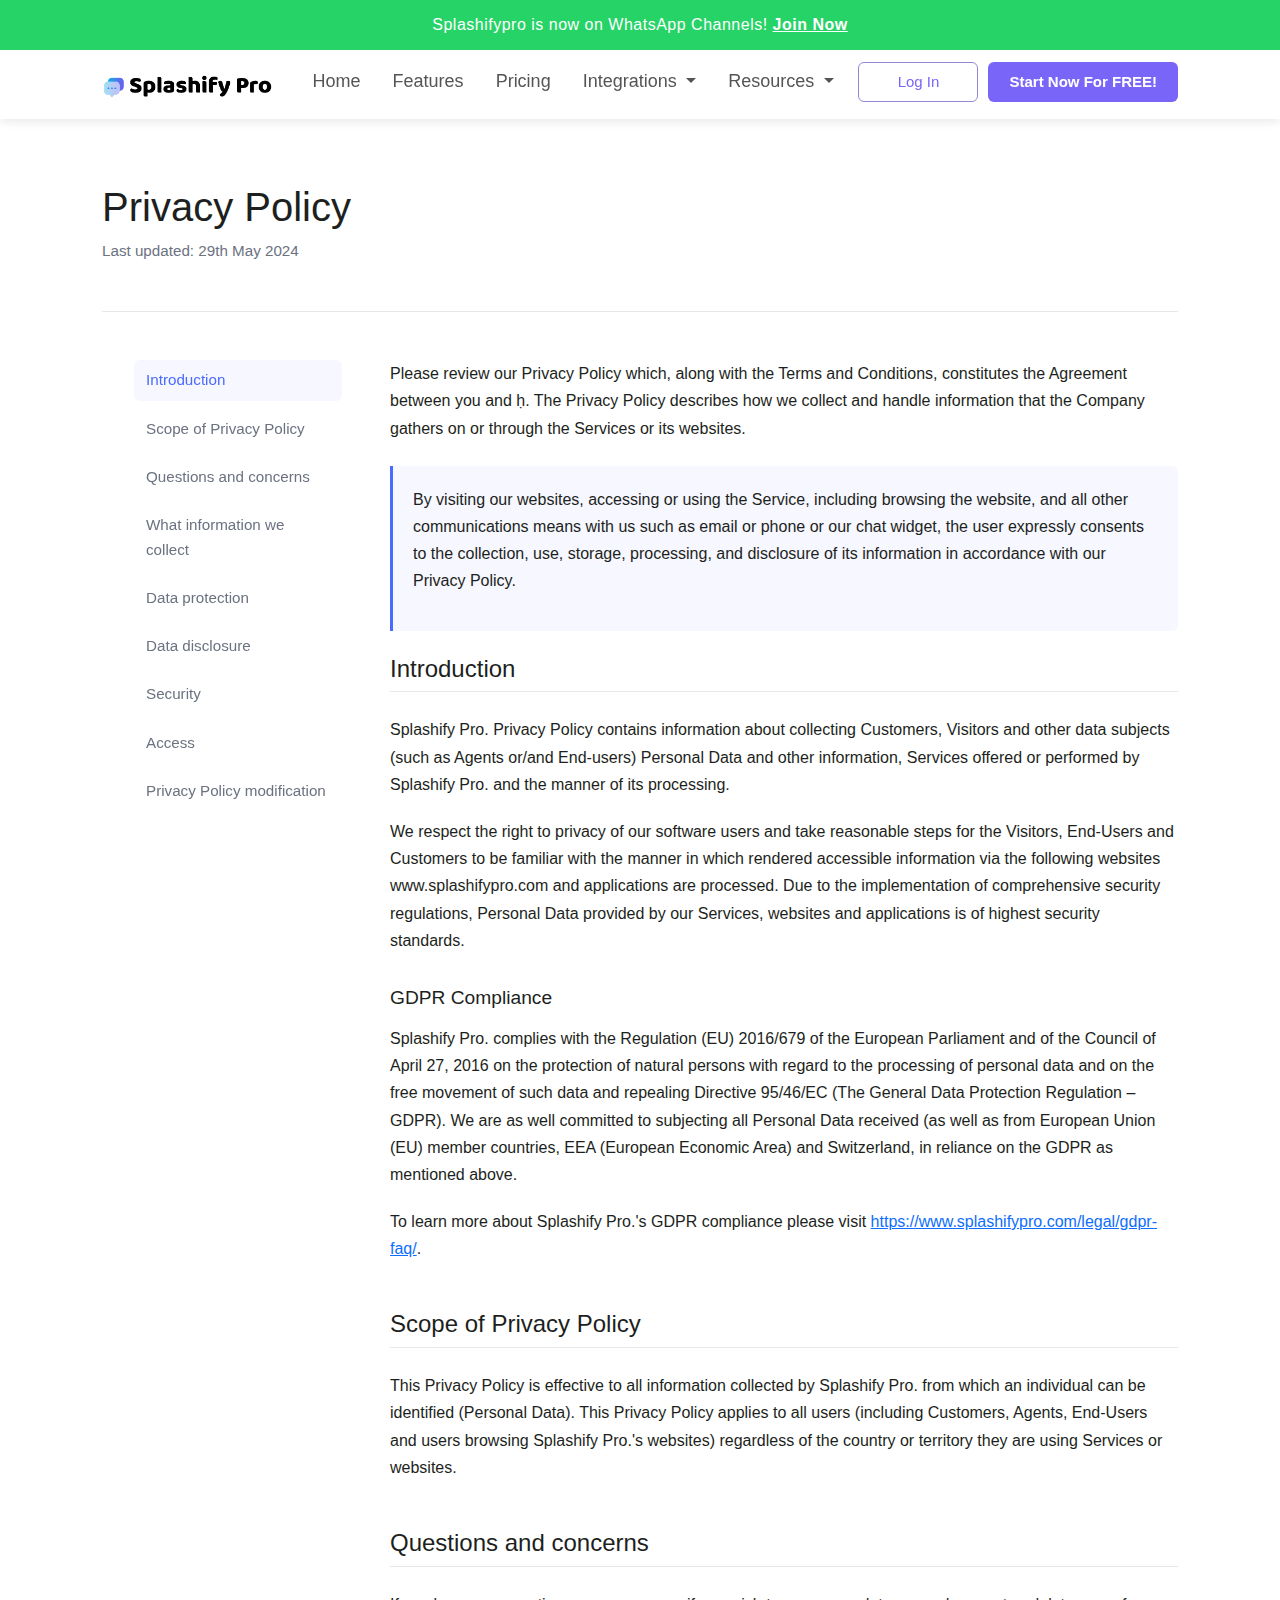
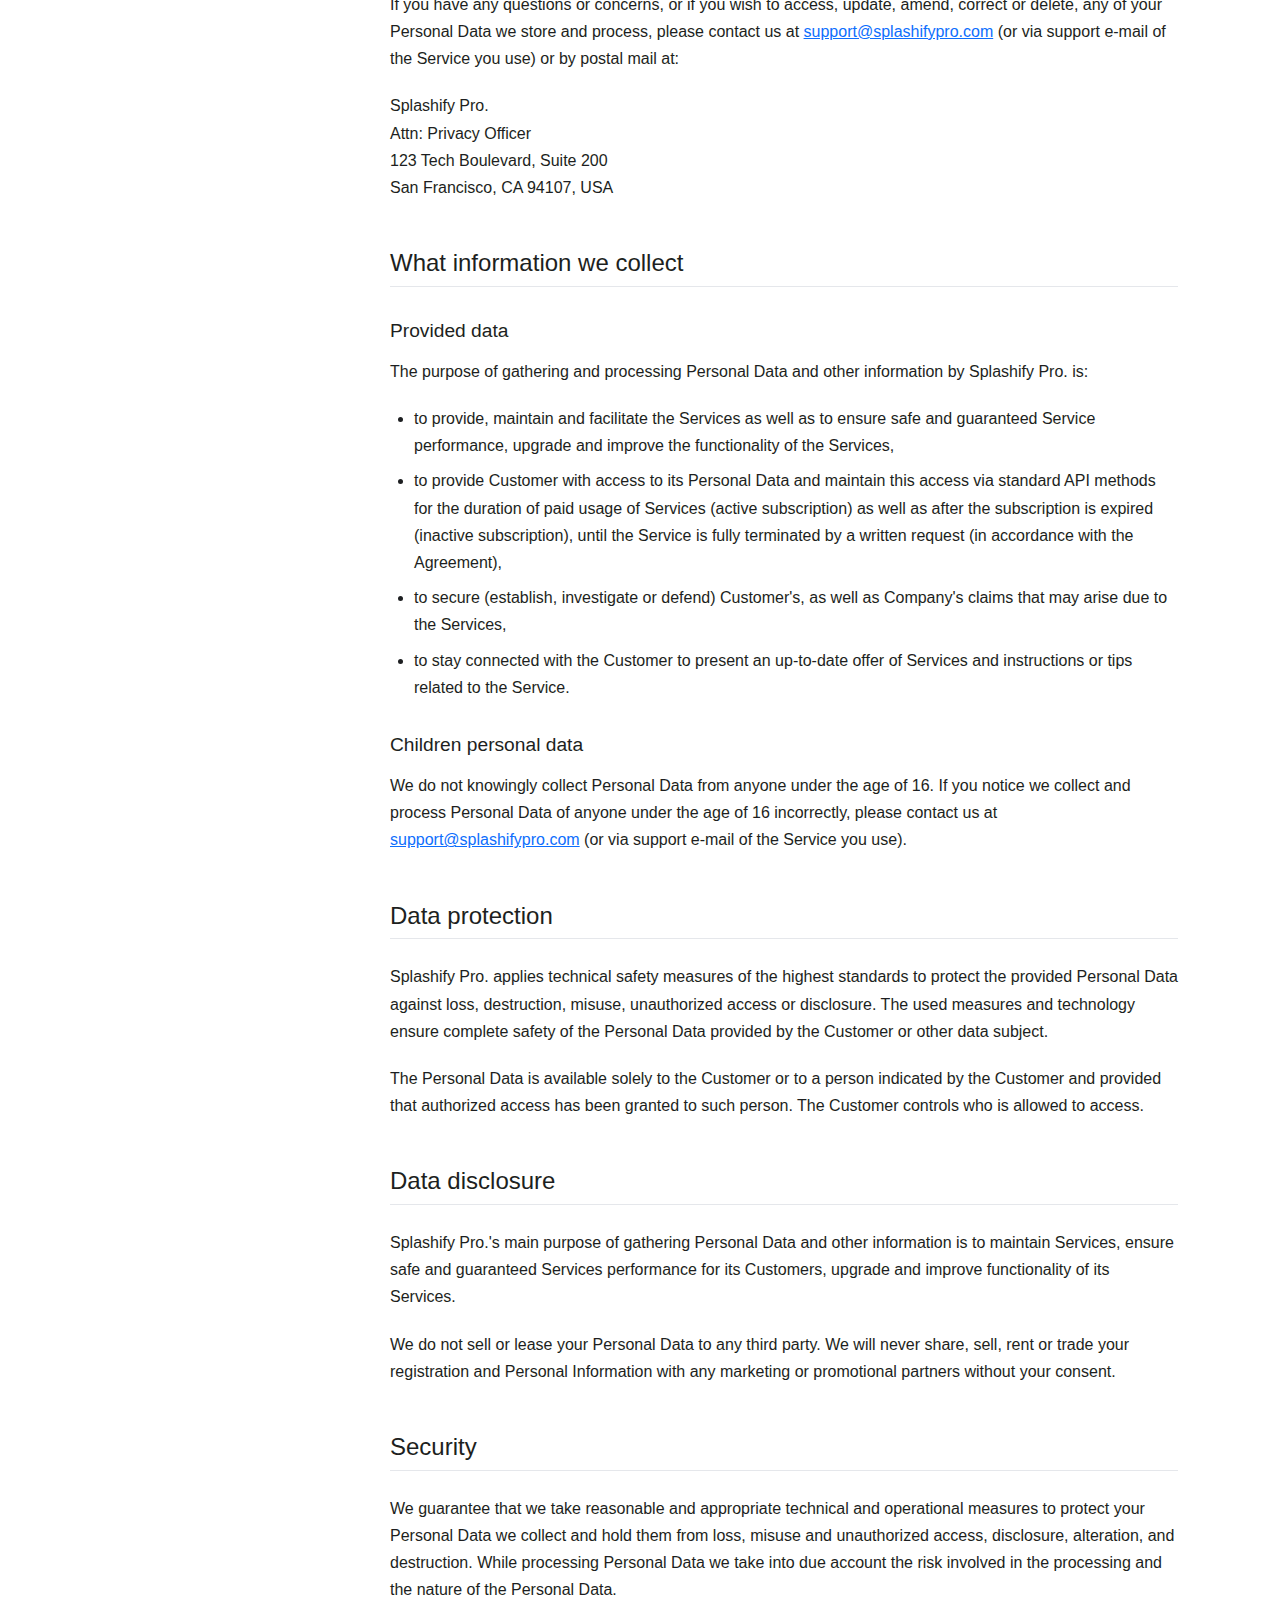
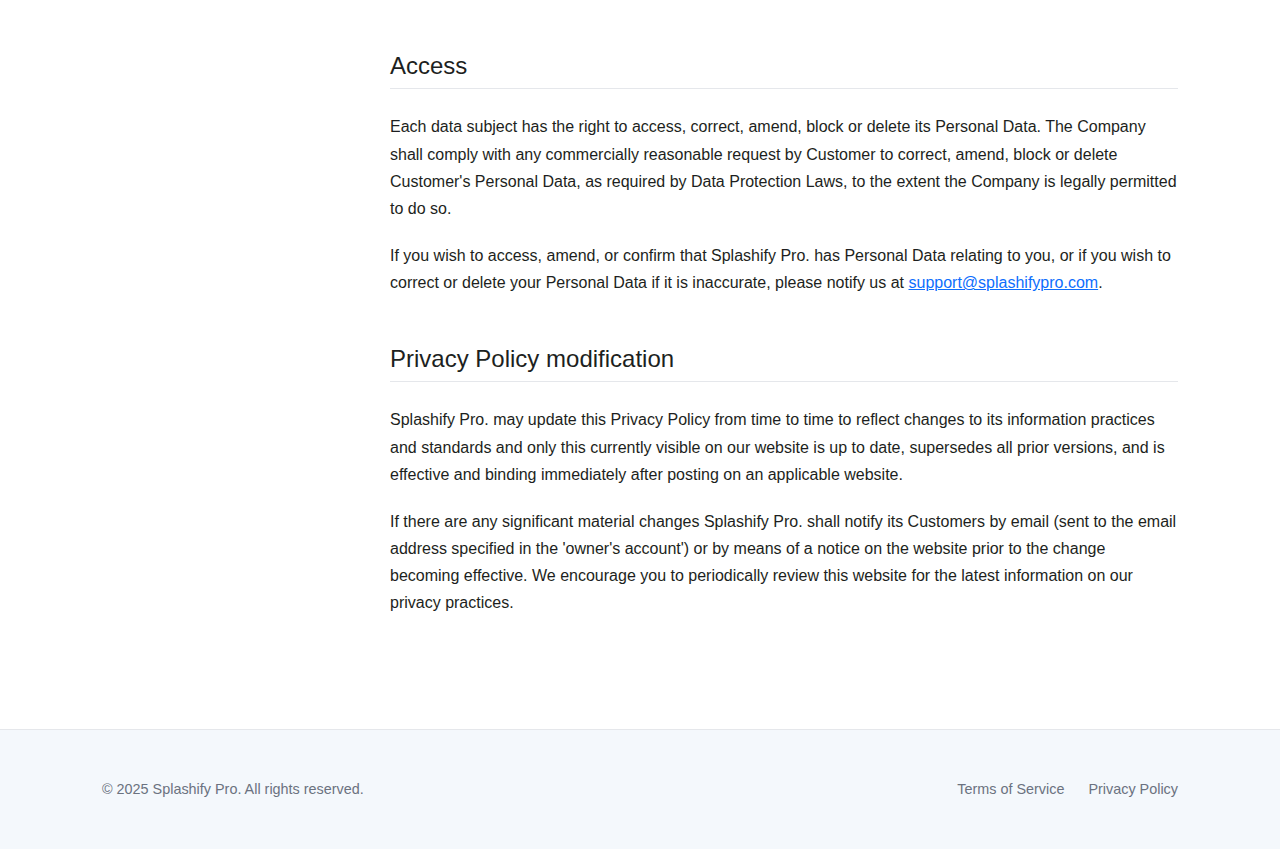
<file: privacy-policy.html>
<!DOCTYPE html>
<html lang="en">
<head>
  <meta charset="UTF-8">
  <meta name="viewport" content="width=device-width, initial-scale=1.0">
  <title>Privacy Policy | Splashify Pro</title>

  <link rel="stylesheet" href="header.css">
  <link rel="stylesheet" href="https://cdnjs.cloudflare.com/ajax/libs/bootstrap/5.3.0/css/bootstrap.min.css">



  <style>
    :root {
      --primary: #4a6bff;
      --primary-dark: #3a56cc;
      --dark: #1d1f21;
      --light: #f4f8fc;
      --gray: #6b7280;
      --light-gray: #f3f4f6;
      --border: #e5e7eb;
    }
    
    * {
      margin: 0;
      padding: 0;
      box-sizing: border-box;
    }
    
    body {
      font-family: 'Inter', -apple-system, BlinkMacSystemFont, 'Segoe UI', Roboto, Oxygen, Ubuntu, Cantarell, sans-serif;
      line-height: 1.6;
      color: var(--dark);
      background-color: white;
    }
    
    .container {
   
      margin: 0 auto;
      padding: 0 2rem;
    }
    
    header {
      background-color: white;
      box-shadow: 0 1px 3px rgba(0, 0, 0, 0.05);
      position: sticky;
      top: 0;
      z-index: 100;
    }
    
    .header-container {
      display: flex;
      justify-content: space-between;
      align-items: center;
      padding: 1.5rem 0;
    }
    
    .logo {
      font-size: 1.5rem;
      font-weight: 700;
      color: var(--primary);
      text-decoration: none;
    }
    
    .privacy-header {
      padding: 4rem 0 2rem;
      border-bottom: 1px solid var(--border);
      margin-bottom: 3rem;
    }
    
    .privacy-header h1 {
      font-size: 2.5rem;
      margin-bottom: 0.5rem;
      color: var(--dark);
    }
    
    .last-updated {
      color: var(--gray);
      font-size: 0.95rem;
    }
    
    .privacy-content {
      display: grid;
      grid-template-columns: 240px 1fr;
      gap: 3rem;
      padding-bottom: 4rem;
    }
    
    .sidebar {
      position: sticky;
      top: 100px;
      align-self: start;
      height: calc(100vh - 140px);
      overflow-y: auto;
    }
    
    .sidebar-nav {
      list-style: none;
    }
    
    .sidebar-nav li {
      margin-bottom: 0.5rem;
    }
    
    .sidebar-nav a {
      display: block;
      padding: 0.5rem 0.75rem;
      color: var(--gray);
      text-decoration: none;
      border-radius: 6px;
      font-size: 0.95rem;
      transition: all 0.2s ease;
    }
    
    .sidebar-nav a:hover, 
    .sidebar-nav a.active {
      color: var(--primary);
      background-color: rgba(74, 107, 255, 0.05);
    }
    
    .main-content {
      line-height: 1.7;
    }
    
    .section {
      margin-bottom: 3rem;
      scroll-margin-top: 120px;
    }
    
    .section h2 {
      font-size: 1.5rem;
      margin-bottom: 1.5rem;
      color: var(--dark);
      padding-bottom: 0.5rem;
      border-bottom: 1px solid var(--border);
    }
    
    .section h3 {
      font-size: 1.2rem;
      margin: 2rem 0 1rem;
      color: var(--dark);
    }
    
    .section p, 
    .section ul {
      margin-bottom: 1.25rem;
      color: var(--dark);
    }
    
    .section ul {
      padding-left: 1.5rem;
    }
    
    .section li {
      margin-bottom: 0.5rem;
    }
    
    .highlight {
      background-color: rgba(74, 107, 255, 0.05);
      border-left: 3px solid var(--primary);
      padding: 1.25rem;
      margin: 1.5rem 0;
      border-radius: 0 6px 6px 0;
    }
    
    footer {
      background-color: var(--light);
      padding: 3rem 0;
      border-top: 1px solid var(--border);
    }
    
    .footer-container {
      display: flex;
      justify-content: space-between;
      align-items: center;
    }
    
    .footer-links {
      display: flex;
      gap: 1.5rem;
    }
    
    .footer-links a {
      color: var(--gray);
      text-decoration: none;
      font-size: 0.9rem;
    }
    
    .footer-links a:hover {
      color: var(--primary);
    }
    
    .copyright {
      color: var(--gray);
      font-size: 0.9rem;
    }
    
    @media (max-width: 768px) {
      .privacy-content {
        grid-template-columns: 1fr;
      }
      
      .sidebar {
        position: static;
        height: auto;
        margin-bottom: 2rem;
      }
    }
  </style>
</head>
<body>
 <header id="easysocial-header">
    <!-- WhatsApp Announcement Bar -->
    <div class="header-whatsapp-announcement">
      Splashifypro is now on WhatsApp Channels! <a href="https://app.splashifypro.in/login">Join Now</a>
    </div>

    <!-- Main Navigation -->
    <div class="container">
      <nav class="navbar navbar-expand-lg">
        <a class="navbar-brand" href="https://splashifypro.in"><img src="./images/Logo.png" alt="Logo" style="width: 170px;" /></a>

        <!-- Mobile Toggle Button -->
        <button class="navbar-toggler" type="button" data-bs-toggle="collapse" data-bs-target="#easysocialNavbar"
          aria-controls="easysocialNavbar" aria-expanded="false" aria-label="Toggle navigation">
          <span class="navbar-toggler-icon"></span>
        </button>

        <!-- Navigation Links -->
        <div class="collapse navbar-collapse" id="easysocialNavbar">
          <ul class="navbar-nav me-auto mb-2 mb-lg-0">

            <li class="nav-item">
              <a class="nav-link" href="https://splashifypro.in">Home</a>
            </li>
            <li class="nav-item">
              <a class="nav-link" href="#">Features</a>
            </li>
            <li class="nav-item">
              <a class="nav-link" href="#">Pricing</a>
            </li>

            <li class="nav-item dropdown">
              <a class="nav-link dropdown-toggle" href="#" id="integrationsDropdown" role="button"
                data-bs-toggle="dropdown" aria-expanded="false">
                Integrations
              </a>
              <ul class="dropdown-menu" aria-labelledby="integrationsDropdown">
                <li>
                  <a class="dropdown-item" href="#">All Integrations</a>
                </li>
                <li>
                  <a class="dropdown-item" href="#">API Documentation</a>
                </li>
                <li><a class="dropdown-item" href="#">Developer Tools</a></li>
                <li>
                  <a class="dropdown-item" href="#">All Integrations</a>
                </li>
                <li>
                  <a class="dropdown-item" href="#">API Documentation</a>
                </li>
                <li><a class="dropdown-item" href="#">Developer Tools</a></li>
              </ul>
            </li>
            <li class="nav-item dropdown">
              <a class="nav-link dropdown-toggle" href="#" id="resourcesDropdown" role="button"
                data-bs-toggle="dropdown" aria-expanded="false">
                Resources
              </a>
              <ul class="dropdown-menu" aria-labelledby="resourcesDropdown">
                <li><a class="dropdown-item" href="#">Contact Us</a></li>
                <li><a class="dropdown-item" href="#">Blog</a></li>
                <li><a class="dropdown-item" href="#">Documentation</a></li>
              </ul>
            </li>
          </ul>

          <!-- Header Buttons -->
          <div class="d-flex align-items-center header-buttons">
            <a href="https://app.splashifypro.in/login" class="btn btn-login">Log In</a>
            <a href="https://app.splashifypro.in/login" class="btn btn-free-trial">Start Now For FREE!</a>
          </div>
        </div>
      </nav>
    </div>
  </header>
  
  <main class="container">
    <div class="privacy-header">
      <h1>Privacy Policy</h1>
      <p class="last-updated">Last updated: 29th May 2024</p>
    </div>
    
    <div class="privacy-content">
      <aside class="sidebar">
        <nav>
          <ul class="sidebar-nav">
            <li><a href="#introduction" class="active">Introduction</a></li>
            <li><a href="#scope">Scope of Privacy Policy</a></li>
            <li><a href="#questions">Questions and concerns</a></li>
            <li><a href="#information">What information we collect</a></li>
            <li><a href="#data-protection">Data protection</a></li>
            <li><a href="#disclosure">Data disclosure</a></li>
            <li><a href="#security">Security</a></li>
            <li><a href="#access">Access</a></li>
            <li><a href="#modification">Privacy Policy modification</a></li>
          </ul>
        </nav>
      </aside>
      
      <article class="main-content">
        <p>Please review our Privacy Policy which, along with the Terms and Conditions, constitutes the Agreement between you and ḥ. The Privacy Policy describes how we collect and handle information that the Company gathers on or through the Services or its websites.</p>
        
        <div class="highlight">
          <p>By visiting our websites, accessing or using the Service, including browsing the website, and all other communications means with us such as email or phone or our chat widget, the user expressly consents to the collection, use, storage, processing, and disclosure of its information in accordance with our Privacy Policy.</p>
        </div>
        
        <section id="introduction" class="section">
          <h2>Introduction</h2>
          <p>Splashify Pro. Privacy Policy contains information about collecting Customers, Visitors and other data subjects (such as Agents or/and End-users) Personal Data and other information, Services offered or performed by Splashify Pro. and the manner of its processing.</p>
          <p>We respect the right to privacy of our software users and take reasonable steps for the Visitors, End-Users and Customers to be familiar with the manner in which rendered accessible information via the following websites www.splashifypro.com and applications are processed. Due to the implementation of comprehensive security regulations, Personal Data provided by our Services, websites and applications is of highest security standards.</p>
          
          <h3>GDPR Compliance</h3>
          <p>Splashify Pro. complies with the Regulation (EU) 2016/679 of the European Parliament and of the Council of April 27, 2016 on the protection of natural persons with regard to the processing of personal data and on the free movement of such data and repealing Directive 95/46/EC (The General Data Protection Regulation – GDPR). We are as well committed to subjecting all Personal Data received (as well as from European Union (EU) member countries, EEA (European Economic Area) and Switzerland, in reliance on the GDPR as mentioned above.</p>
          <p>To learn more about Splashify Pro.'s GDPR compliance please visit <a href="https://www.splashifypro.com/legal/gdpr-faq/" target="_blank">https://www.splashifypro.com/legal/gdpr-faq/</a>.</p>
        </section>
        
        <section id="scope" class="section">
          <h2>Scope of Privacy Policy</h2>
          <p>This Privacy Policy is effective to all information collected by Splashify Pro. from which an individual can be identified (Personal Data). This Privacy Policy applies to all users (including Customers, Agents, End-Users and users browsing Splashify Pro.'s websites) regardless of the country or territory they are using Services or websites.</p>
        </section>
        
        <section id="questions" class="section">
          <h2>Questions and concerns</h2>
          <p>If you have any questions or concerns, or if you wish to access, update, amend, correct or delete, any of your Personal Data we store and process, please contact us at <a href="mailto:support@splashifypro.com">support@splashifypro.com</a> (or via support e-mail of the Service you use) or by postal mail at:</p>
          <address>
            Splashify Pro.<br>
            Attn: Privacy Officer<br>
            123 Tech Boulevard, Suite 200<br>
            San Francisco, CA 94107, USA
          </address>
        </section>
        
        <section id="information" class="section">
          <h2>What information we collect</h2>
          <h3>Provided data</h3>
          <p>The purpose of gathering and processing Personal Data and other information by Splashify Pro. is:</p>
          <ul>
            <li>to provide, maintain and facilitate the Services as well as to ensure safe and guaranteed Service performance, upgrade and improve the functionality of the Services,</li>
            <li>to provide Customer with access to its Personal Data and maintain this access via standard API methods for the duration of paid usage of Services (active subscription) as well as after the subscription is expired (inactive subscription), until the Service is fully terminated by a written request (in accordance with the Agreement),</li>
            <li>to secure (establish, investigate or defend) Customer's, as well as Company's claims that may arise due to the Services,</li>
            <li>to stay connected with the Customer to present an up-to-date offer of Services and instructions or tips related to the Service.</li>
          </ul>
          
          <h3>Children personal data</h3>
          <p>We do not knowingly collect Personal Data from anyone under the age of 16. If you notice we collect and process Personal Data of anyone under the age of 16 incorrectly, please contact us at <a href="mailto:support@splashifypro.com">support@splashifypro.com</a> (or via support e-mail of the Service you use).</p>
        </section>
        
        <section id="data-protection" class="section">
          <h2>Data protection</h2>
          <p>Splashify Pro. applies technical safety measures of the highest standards to protect the provided Personal Data against loss, destruction, misuse, unauthorized access or disclosure. The used measures and technology ensure complete safety of the Personal Data provided by the Customer or other data subject.</p>
          <p>The Personal Data is available solely to the Customer or to a person indicated by the Customer and provided that authorized access has been granted to such person. The Customer controls who is allowed to access.</p>
        </section>
        
        <section id="disclosure" class="section">
          <h2>Data disclosure</h2>
          <p>Splashify Pro.'s main purpose of gathering Personal Data and other information is to maintain Services, ensure safe and guaranteed Services performance for its Customers, upgrade and improve functionality of its Services.</p>
          <p>We do not sell or lease your Personal Data to any third party. We will never share, sell, rent or trade your registration and Personal Information with any marketing or promotional partners without your consent.</p>
        </section>
        
        <section id="security" class="section">
          <h2>Security</h2>
          <p>We guarantee that we take reasonable and appropriate technical and operational measures to protect your Personal Data we collect and hold them from loss, misuse and unauthorized access, disclosure, alteration, and destruction. While processing Personal Data we take into due account the risk involved in the processing and the nature of the Personal Data.</p>
        </section>
        
        <section id="access" class="section">
          <h2>Access</h2>
          <p>Each data subject has the right to access, correct, amend, block or delete its Personal Data. The Company shall comply with any commercially reasonable request by Customer to correct, amend, block or delete Customer's Personal Data, as required by Data Protection Laws, to the extent the Company is legally permitted to do so.</p>
          <p>If you wish to access, amend, or confirm that Splashify Pro. has Personal Data relating to you, or if you wish to correct or delete your Personal Data if it is inaccurate, please notify us at <a href="mailto:support@splashifypro.com">support@splashifypro.com</a>.</p>
        </section>
        
        <section id="modification" class="section">
          <h2>Privacy Policy modification</h2>
          <p>Splashify Pro. may update this Privacy Policy from time to time to reflect changes to its information practices and standards and only this currently visible on our website is up to date, supersedes all prior versions, and is effective and binding immediately after posting on an applicable website.</p>
          <p>If there are any significant material changes Splashify Pro. shall notify its Customers by email (sent to the email address specified in the 'owner's account') or by means of a notice on the website prior to the change becoming effective. We encourage you to periodically review this website for the latest information on our privacy practices.</p>
        </section>
      </article>
    </div>
  </main>
  
  <footer>
    <div class="container footer-container">
      <div class="copyright">© 2025 Splashify Pro. All rights reserved.</div>
      <div class="footer-links">
        <a href="privacy-policy.html">Terms of Service</a>
        <a href="term-condition.html">Privacy Policy</a>
  
      </div>
    </div>
  </footer>

  <script>
    // Smooth scrolling for anchor links
    document.querySelectorAll('a[href^="#"]').forEach(anchor => {
      anchor.addEventListener('click', function (e) {
        e.preventDefault();
        
        document.querySelector(this.getAttribute('href')).scrollIntoView({
          behavior: 'smooth'
        });
        
        // Update active state in sidebar
        document.querySelectorAll('.sidebar-nav a').forEach(link => {
          link.classList.remove('active');
        });
        this.classList.add('active');
      });
    });
    
    // Update active state on scroll
    window.addEventListener('scroll', function() {
      const sections = document.querySelectorAll('.section');
      let currentSection = '';
      
      sections.forEach(section => {
        const sectionTop = section.offsetTop - 150;
        if (window.pageYOffset >= sectionTop) {
          currentSection = section.getAttribute('id');
        }
      });
      
      document.querySelectorAll('.sidebar-nav a').forEach(link => {
        link.classList.remove('active');
        if (link.getAttribute('href') === `#${currentSection}`) {
          link.classList.add('active');
        }
      });
    });
  </script>
</body>
</html>
</file>
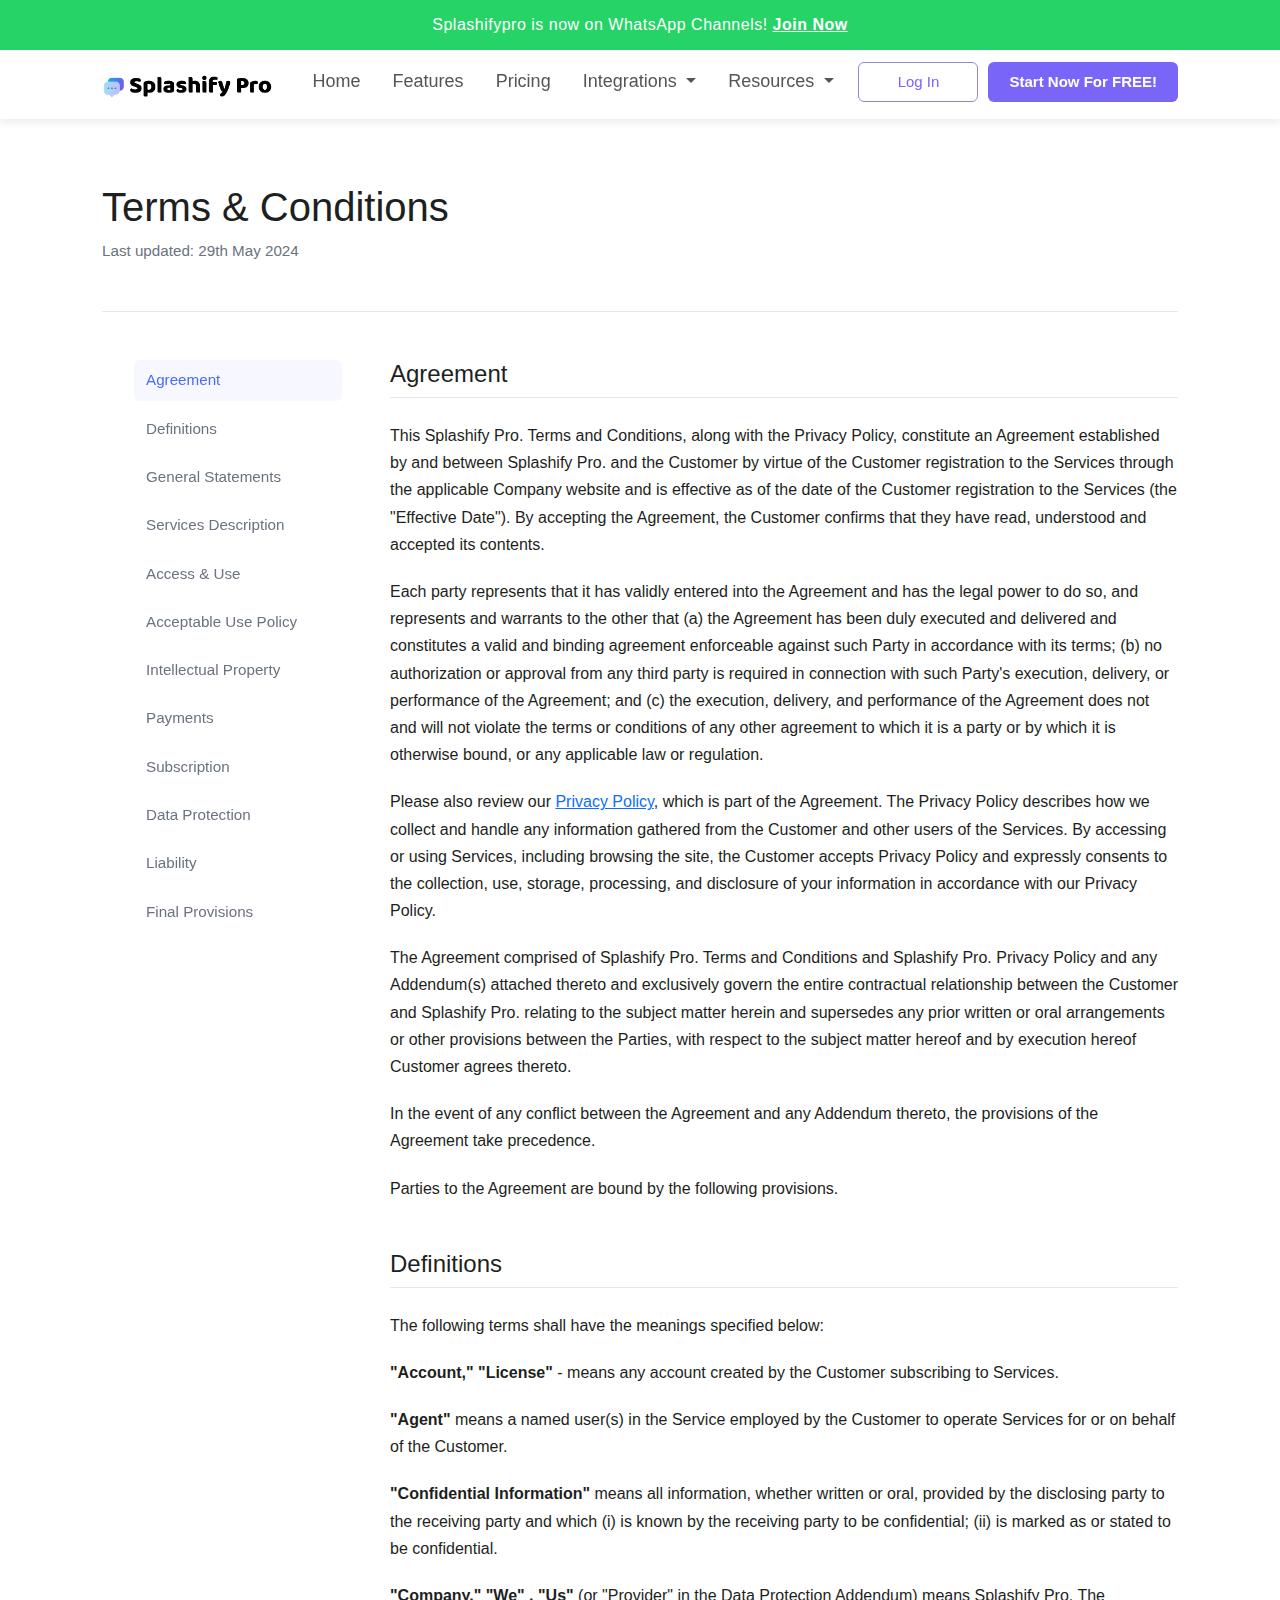
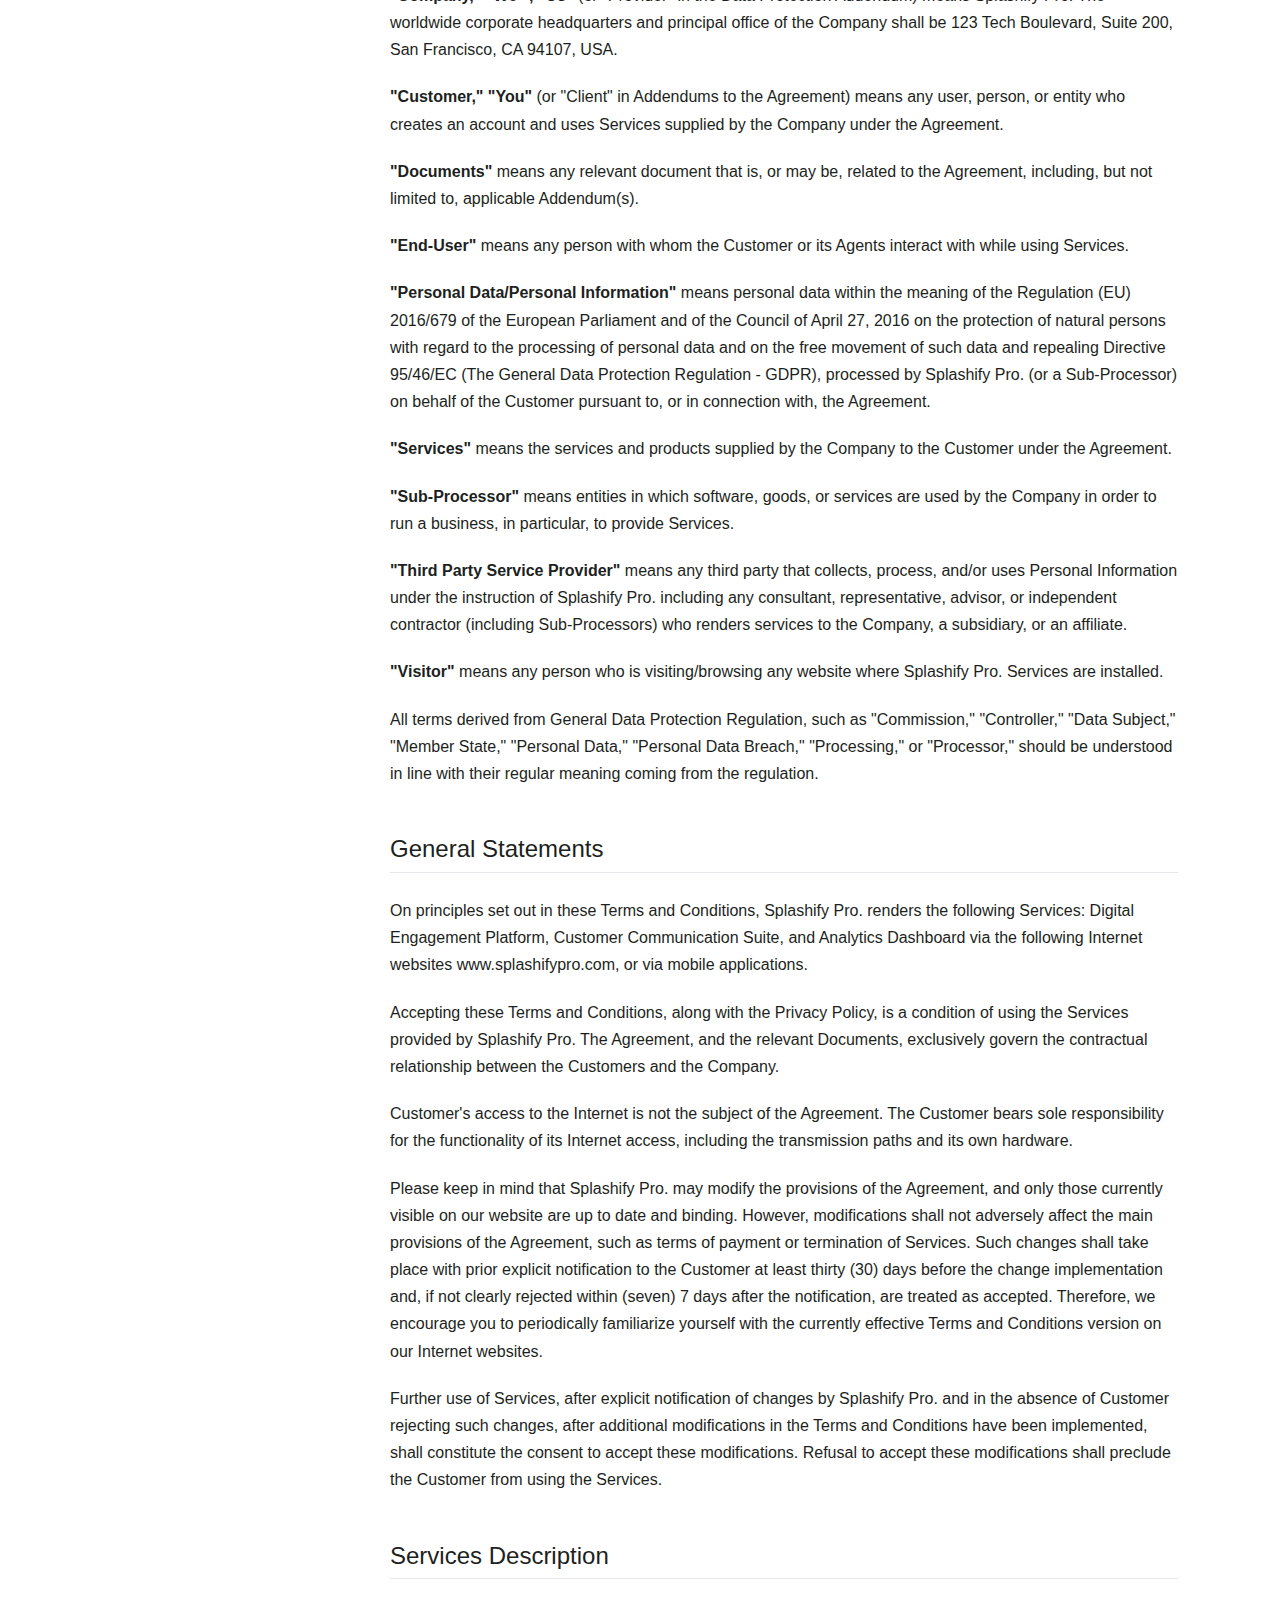
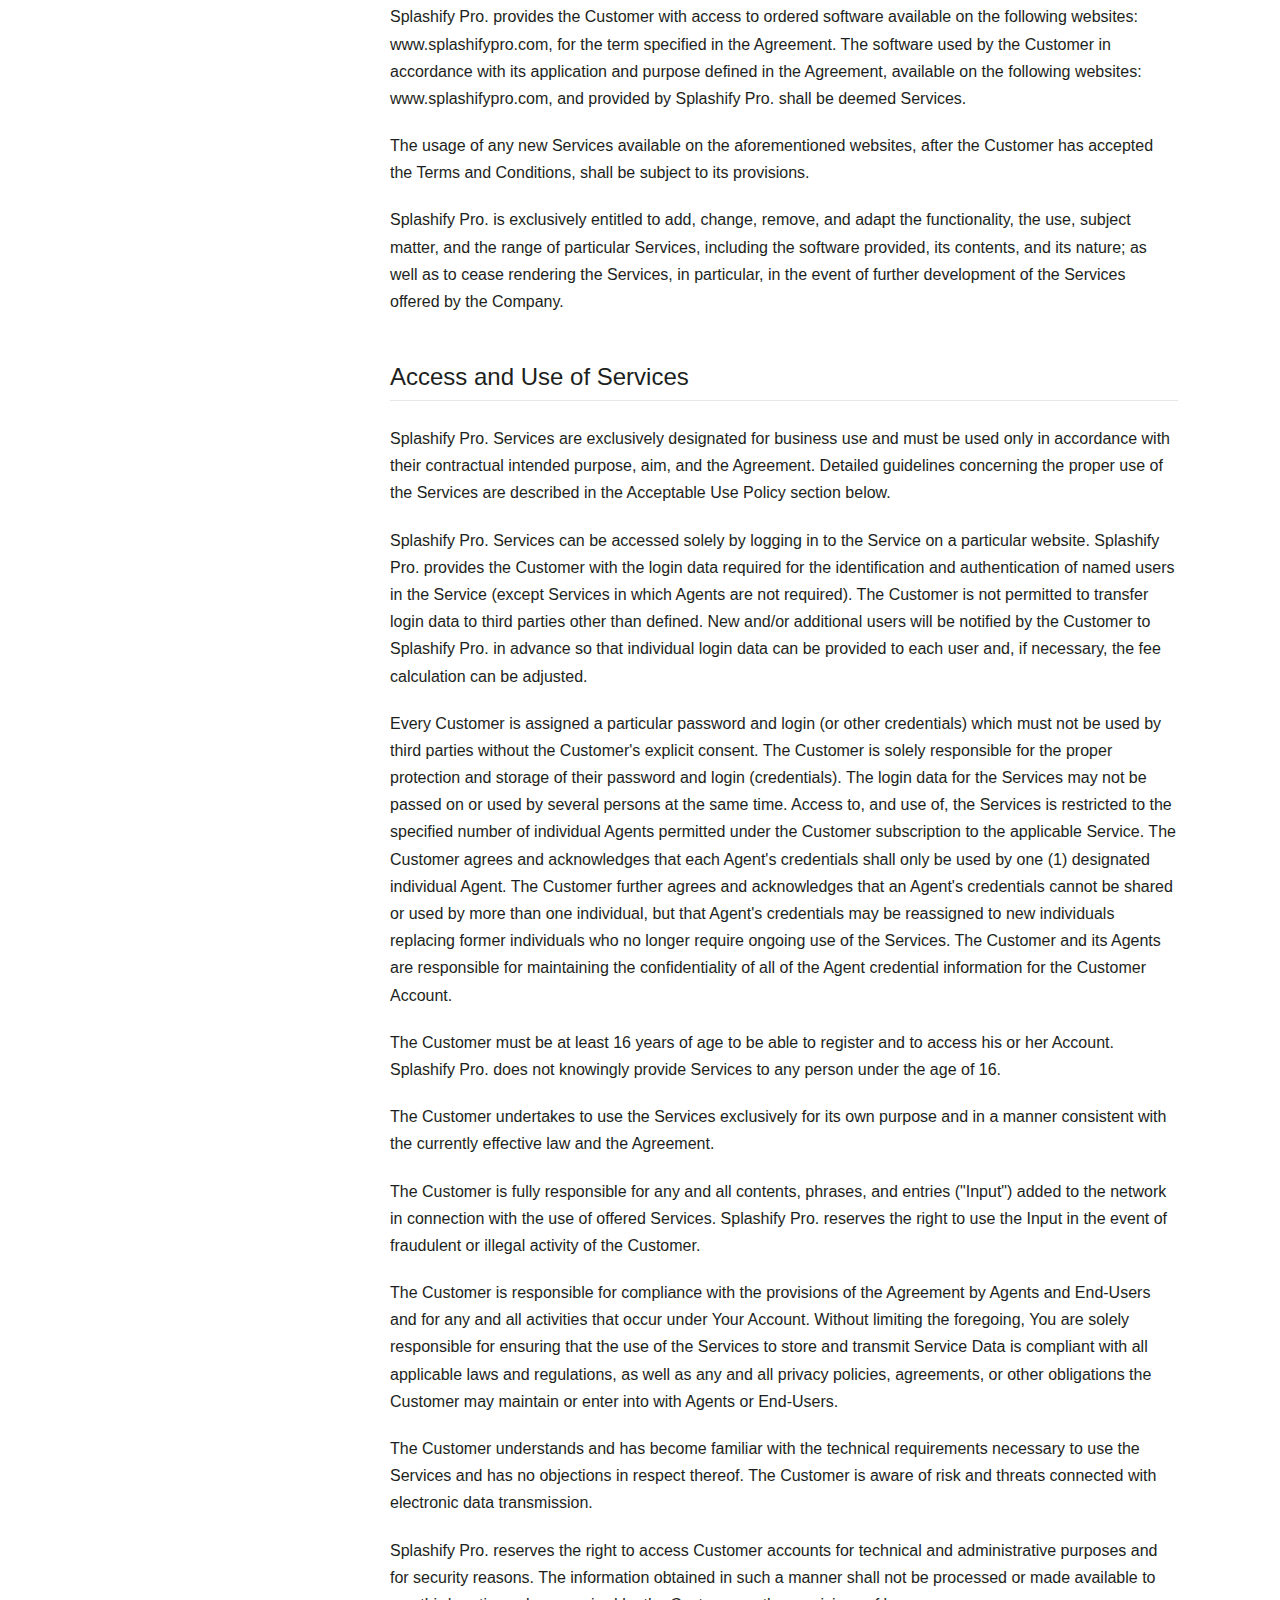
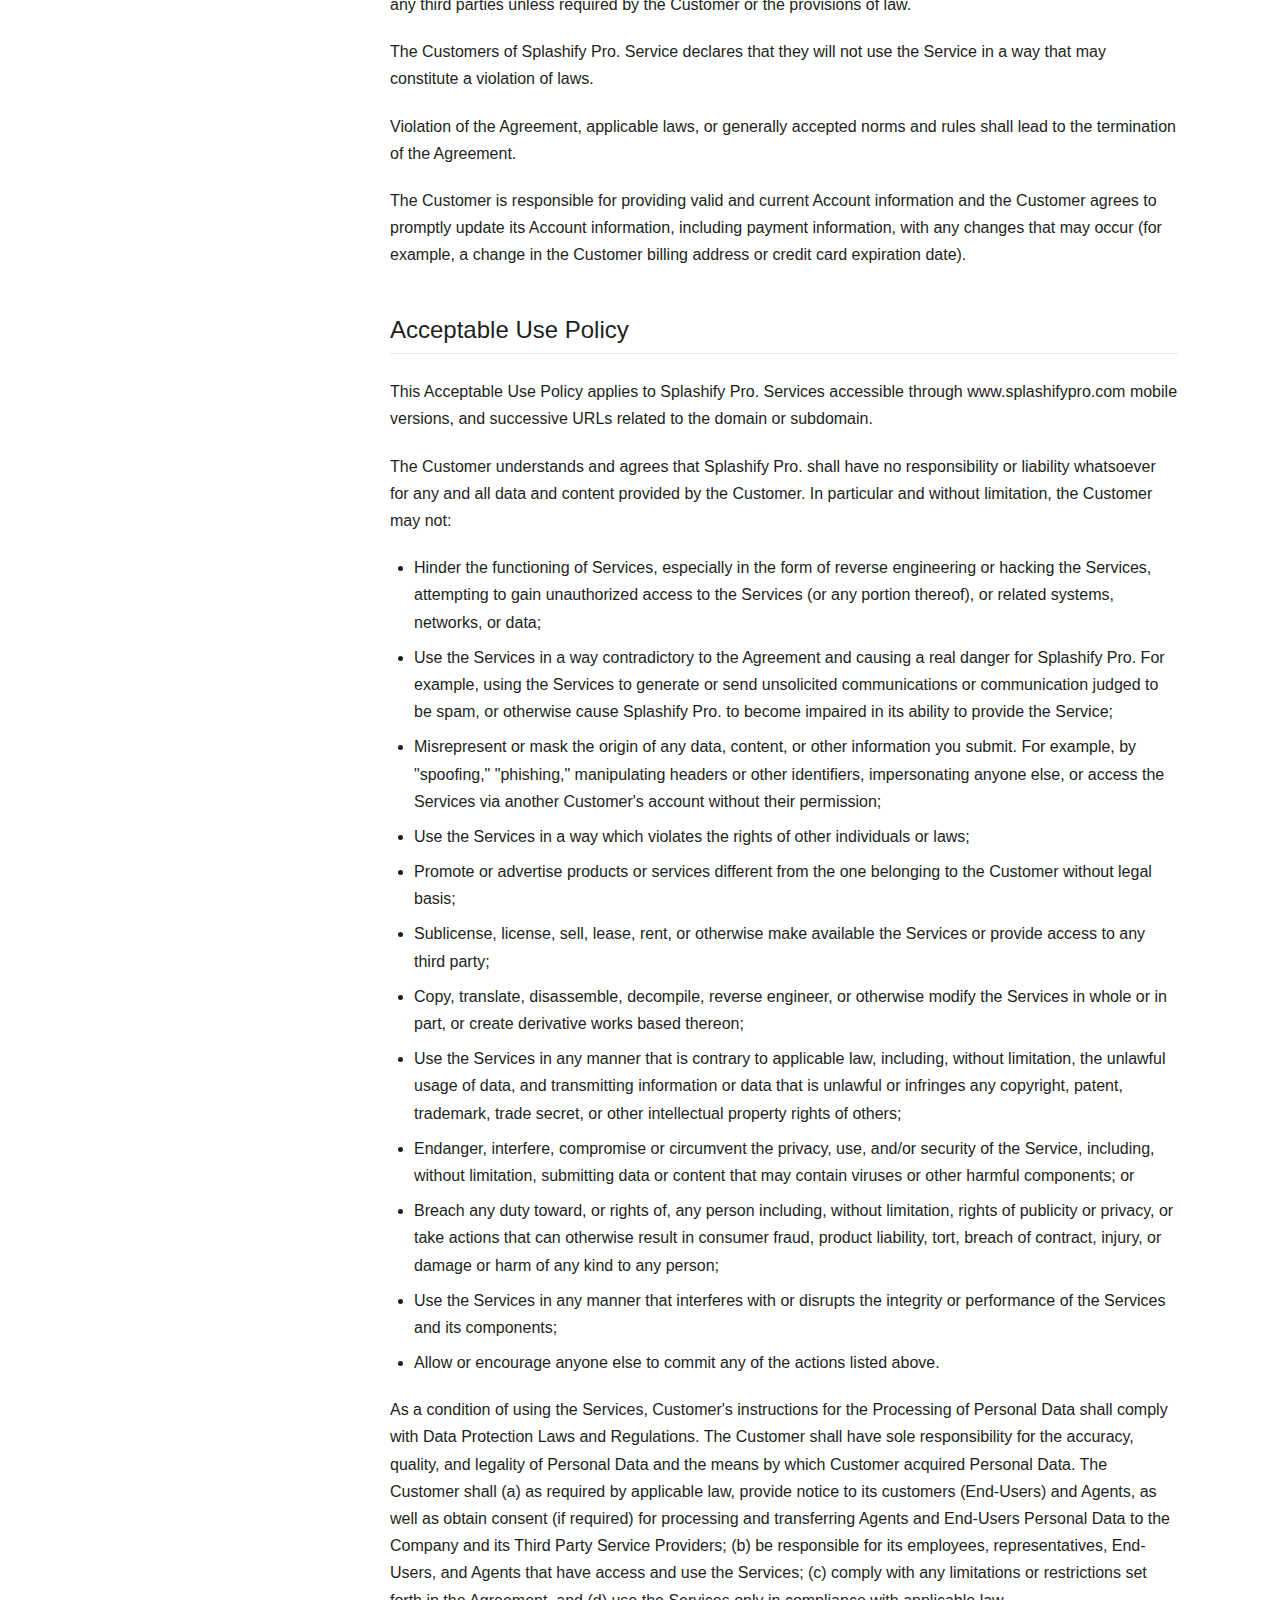
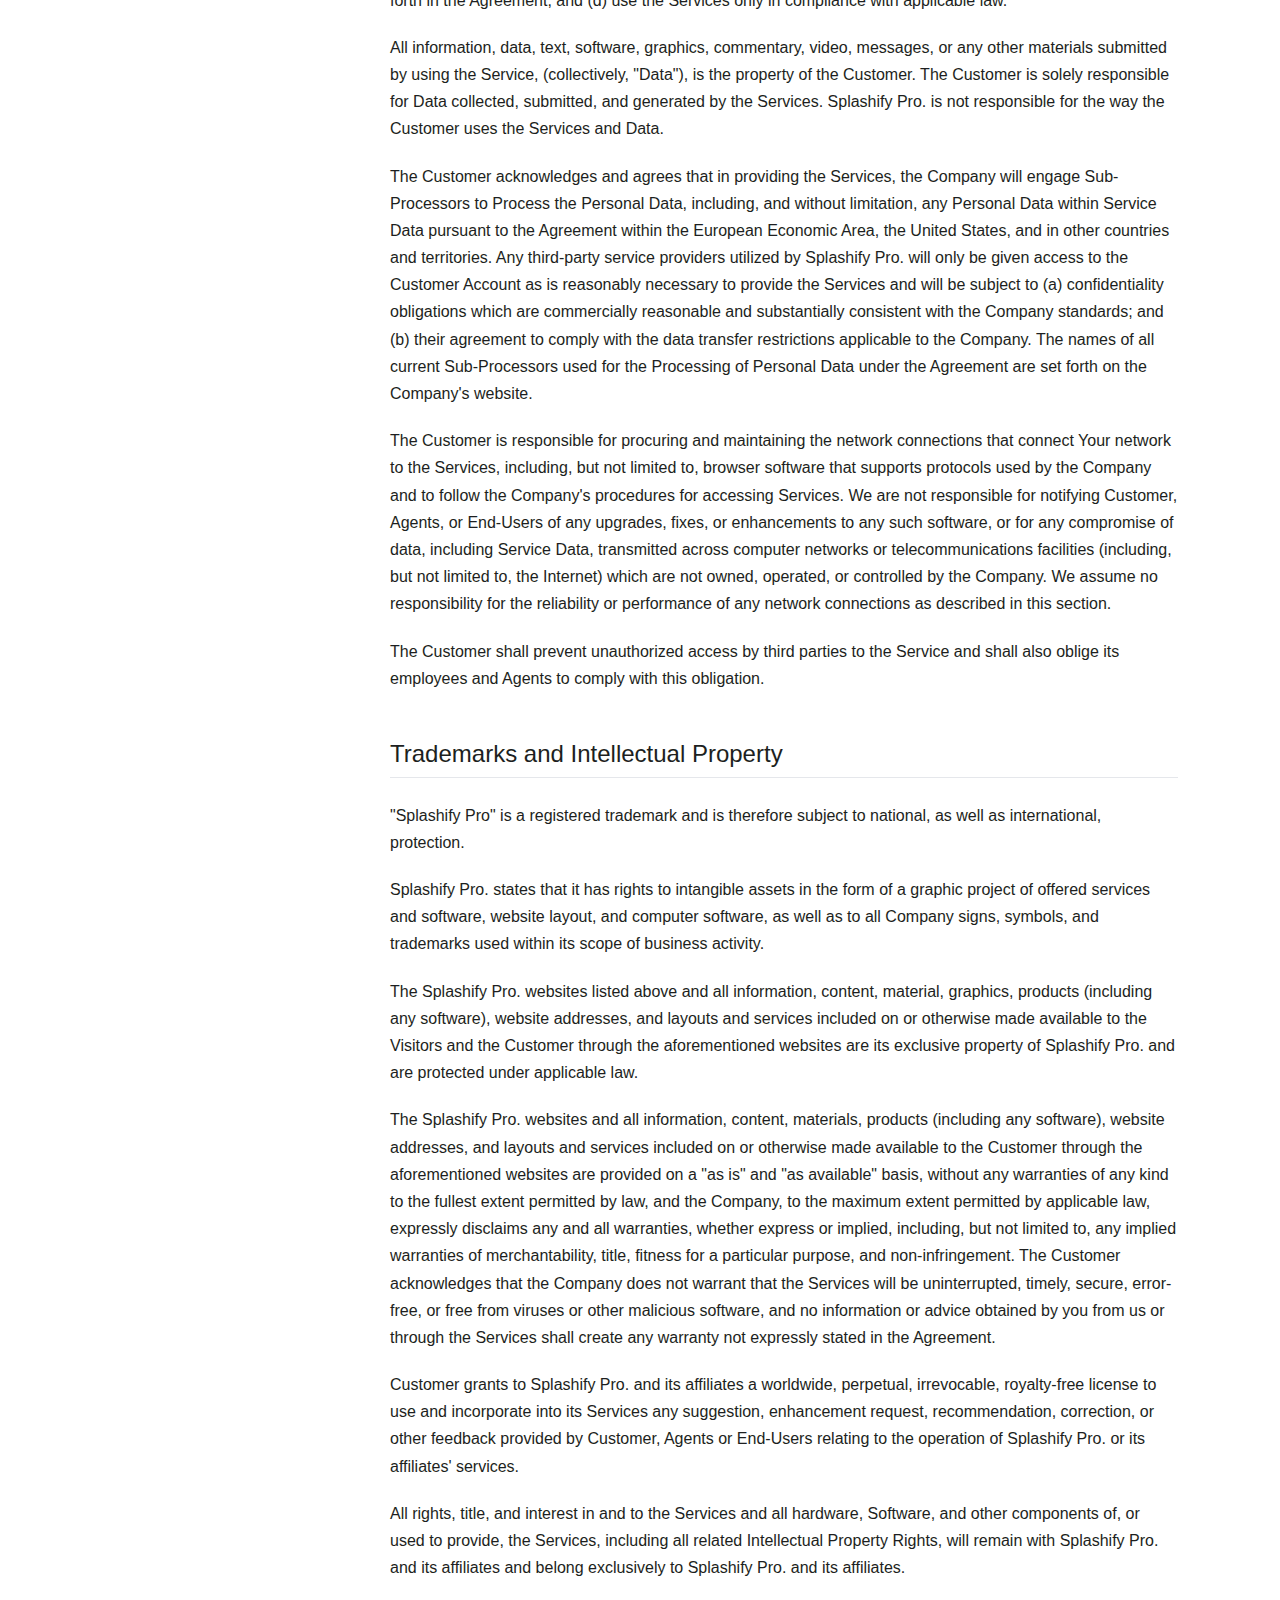
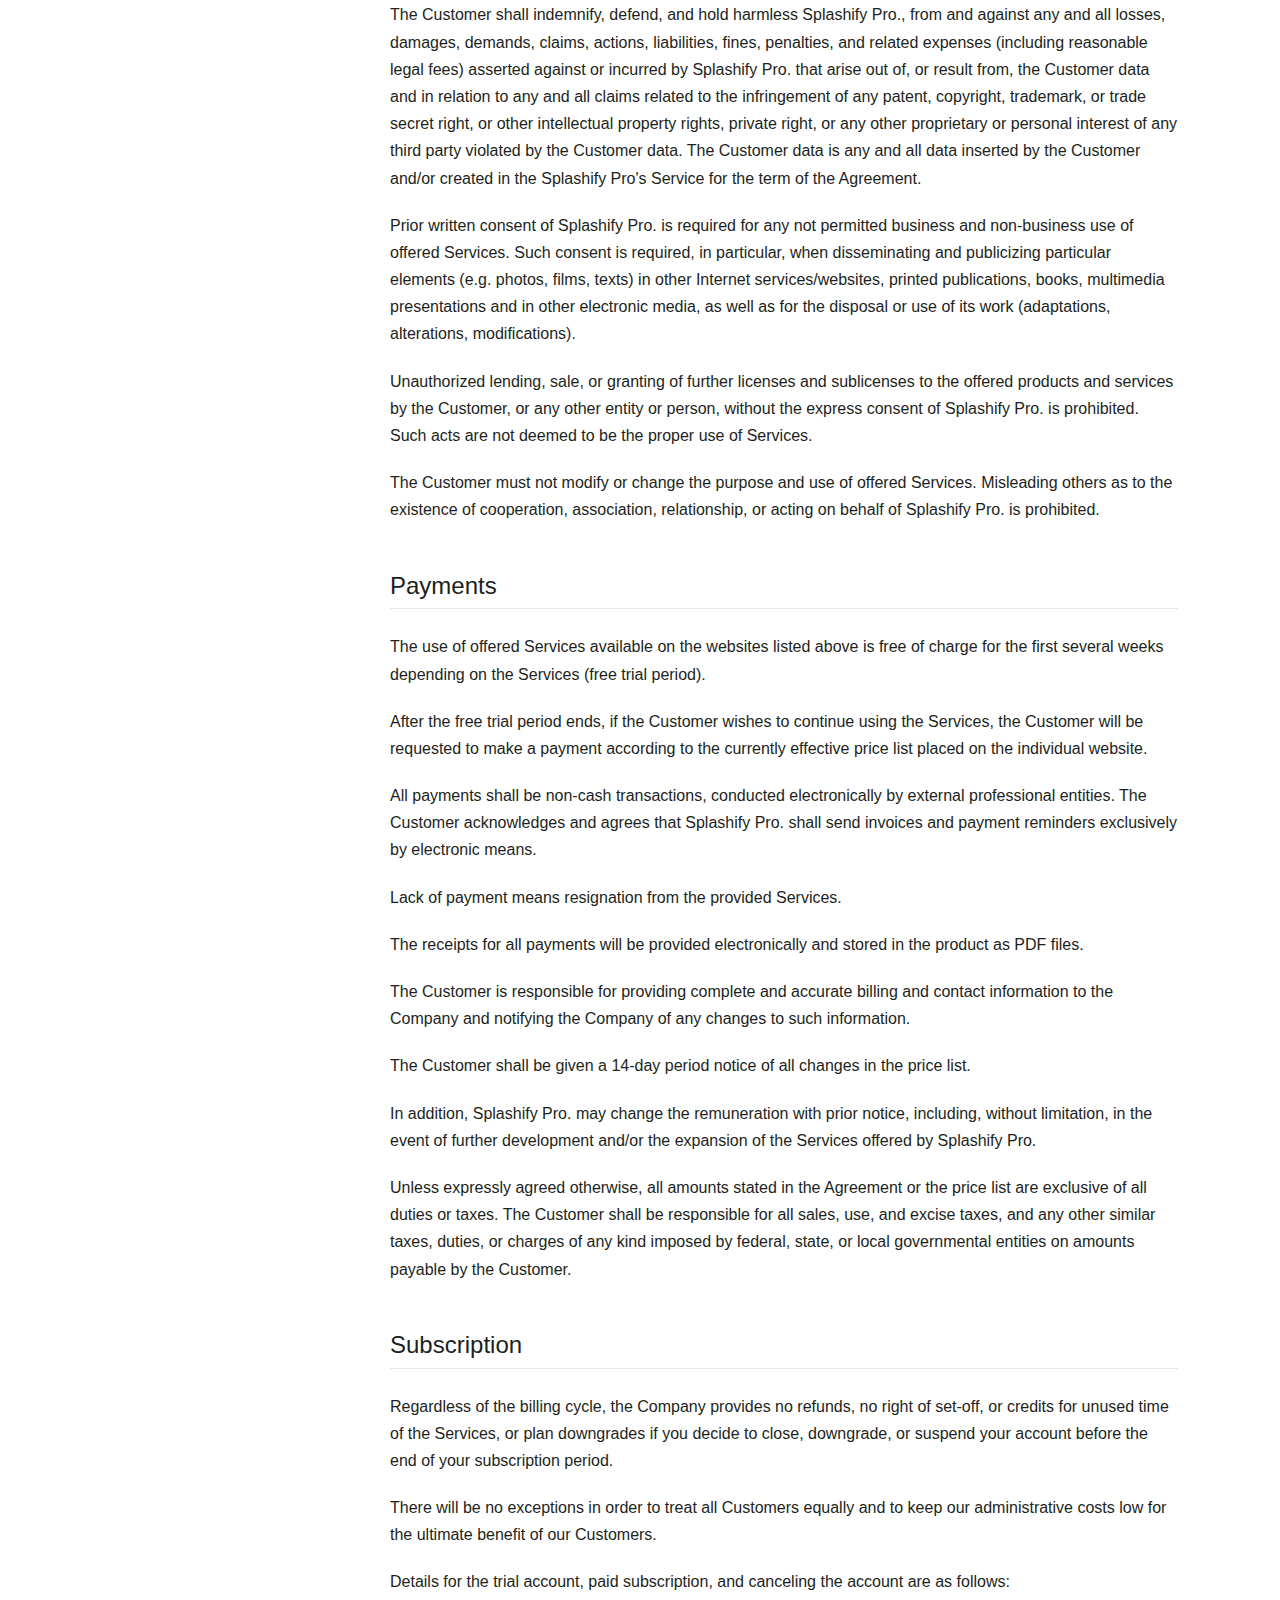
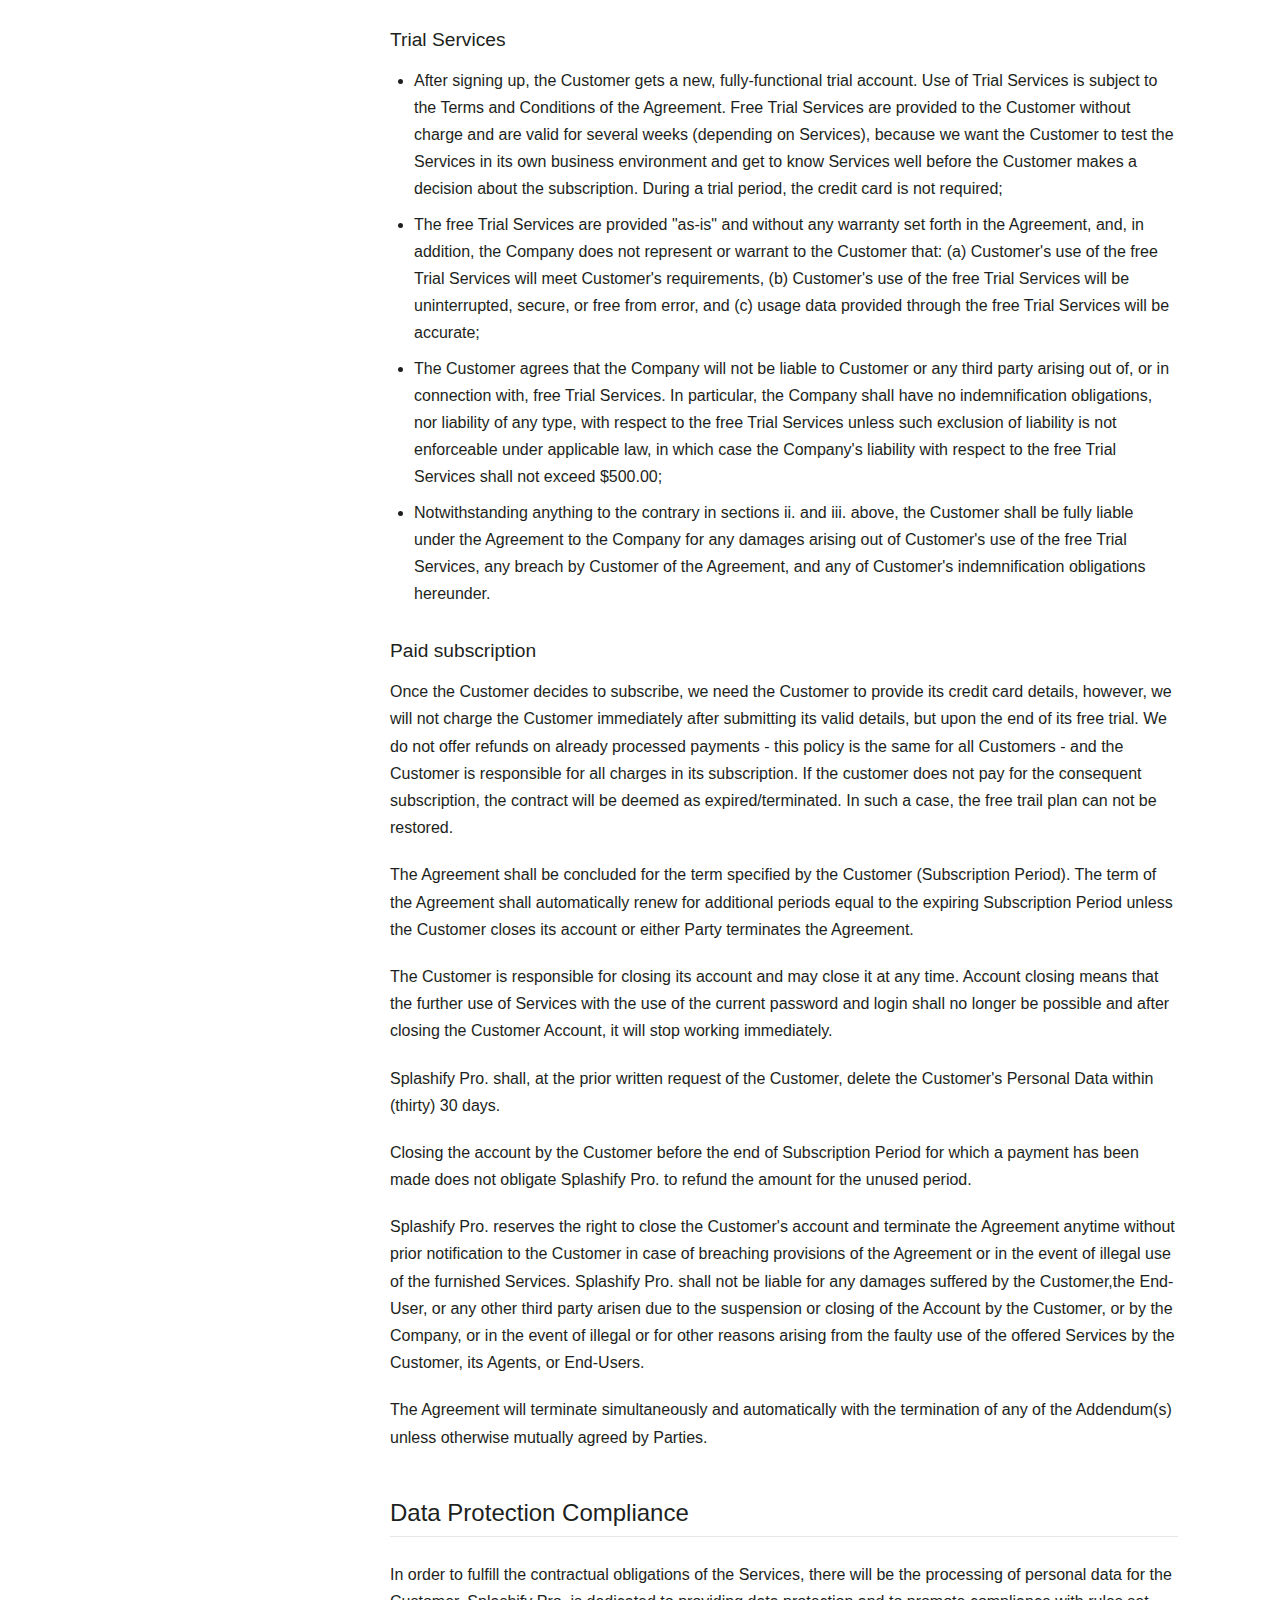
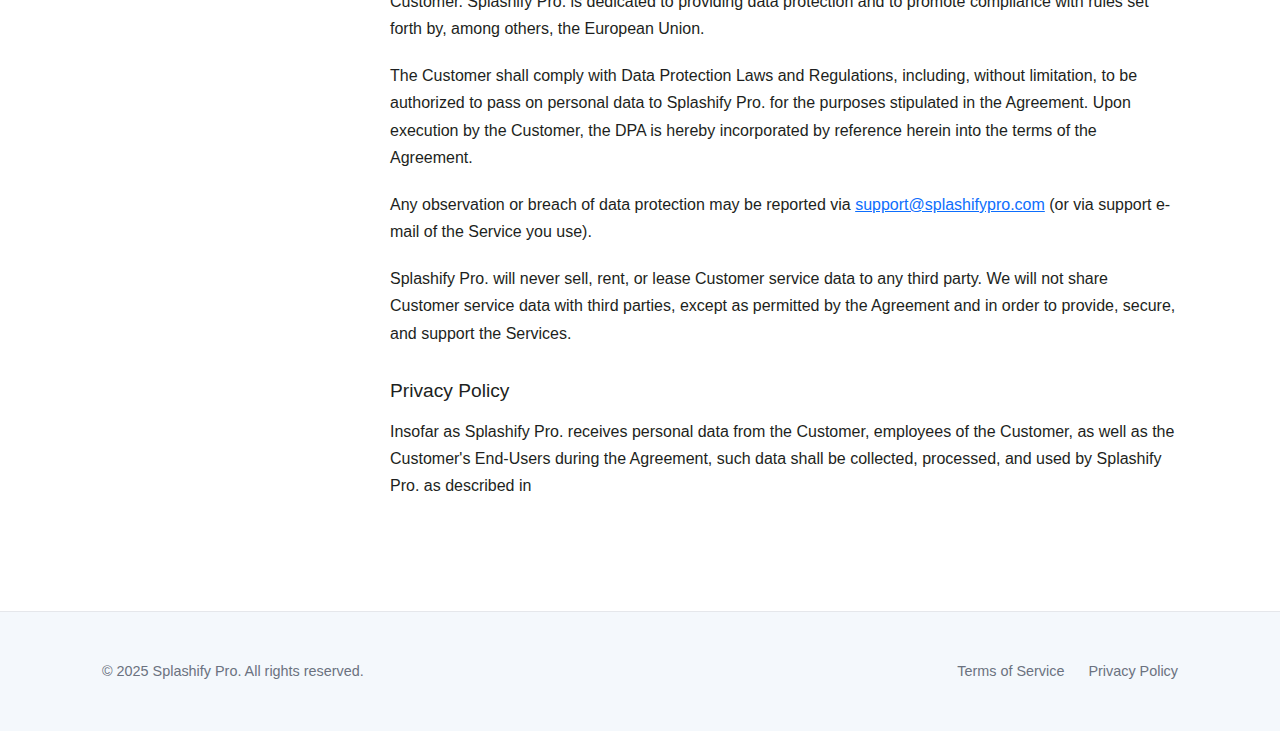
<file: term-condition.html>
<!DOCTYPE html>
<html lang="en">
<head>
  <meta charset="UTF-8">
  <meta name="viewport" content="width=device-width, initial-scale=1.0">
  <title>Terms & Conditions | Splashify Pro</title>
    <link rel="stylesheet" href="header.css">
  <link rel="stylesheet" href="https://cdnjs.cloudflare.com/ajax/libs/bootstrap/5.3.0/css/bootstrap.min.css">


  <style>
    :root {
      --primary: #4a6bff;
      --primary-dark: #3a56cc;
      --dark: #1d1f21;
      --light: #f4f8fc;
      --gray: #6b7280;
      --light-gray: #f3f4f6;
      --border: #e5e7eb;
    }
    
    * {
      margin: 0;
      padding: 0;
      box-sizing: border-box;
    }
    
    body {
      font-family: 'Inter', -apple-system, BlinkMacSystemFont, 'Segoe UI', Roboto, Oxygen, Ubuntu, Cantarell, sans-serif;
      line-height: 1.6;
      color: var(--dark);
      background-color: white;
    }
    
    .container {

      margin: 0 auto;
      padding: 0 2rem;
    }
    
    header {
      background-color: white;
      box-shadow: 0 1px 3px rgba(0, 0, 0, 0.05);
      position: sticky;
      top: 0;
      z-index: 100;
    }
    
    .header-container {
      display: flex;
      justify-content: space-between;
      align-items: center;
      padding: 1.5rem 0;
    }
    
    .logo {
      font-size: 1.5rem;
      font-weight: 700;
      color: var(--primary);
      text-decoration: none;
    }
    
    .terms-header {
      padding: 4rem 0 2rem;
      border-bottom: 1px solid var(--border);
      margin-bottom: 3rem;
    }
    
    .terms-header h1 {
      font-size: 2.5rem;
      margin-bottom: 0.5rem;
      color: var(--dark);
    }
    
    .last-updated {
      color: var(--gray);
      font-size: 0.95rem;
    }
    
    .terms-content {
      display: grid;
      grid-template-columns: 240px 1fr;
      gap: 3rem;
      padding-bottom: 4rem;
    }
    
    .sidebar {
      position: sticky;
      top: 100px;
      align-self: start;
      height: calc(100vh - 140px);
      overflow-y: auto;
    }
    
    .sidebar-nav {
      list-style: none;
    }
    
    .sidebar-nav li {
      margin-bottom: 0.5rem;
    }
    
    .sidebar-nav a {
      display: block;
      padding: 0.5rem 0.75rem;
      color: var(--gray);
      text-decoration: none;
      border-radius: 6px;
      font-size: 0.95rem;
      transition: all 0.2s ease;
    }
    
    .sidebar-nav a:hover, 
    .sidebar-nav a.active {
      color: var(--primary);
      background-color: rgba(74, 107, 255, 0.05);
    }
    
    .main-content {
      line-height: 1.7;
    }
    
    .section {
      margin-bottom: 3rem;
      scroll-margin-top: 120px;
    }
    
    .section h2 {
      font-size: 1.5rem;
      margin-bottom: 1.5rem;
      color: var(--dark);
      padding-bottom: 0.5rem;
      border-bottom: 1px solid var(--border);
    }
    
    .section h3 {
      font-size: 1.2rem;
      margin: 2rem 0 1rem;
      color: var(--dark);
    }
    
    .section p, 
    .section ul {
      margin-bottom: 1.25rem;
      color: var(--dark);
    }
    
    .section ul {
      padding-left: 1.5rem;
    }
    
    .section li {
      margin-bottom: 0.5rem;
    }
    
    .highlight {
      background-color: rgba(74, 107, 255, 0.05);
      border-left: 3px solid var(--primary);
      padding: 1.25rem;
      margin: 1.5rem 0;
      border-radius: 0 6px 6px 0;
    }
    
    footer {
      background-color: var(--light);
      padding: 3rem 0;
      border-top: 1px solid var(--border);
    }
    
    .footer-container {
      display: flex;
      justify-content: space-between;
      align-items: center;
    }
    
    .footer-links {
      display: flex;
      gap: 1.5rem;
    }
    
    .footer-links a {
      color: var(--gray);
      text-decoration: none;
      font-size: 0.9rem;
    }
    
    .footer-links a:hover {
      color: var(--primary);
    }
    
    .copyright {
      color: var(--gray);
      font-size: 0.9rem;
    }
    
    @media (max-width: 768px) {
      .terms-content {
        grid-template-columns: 1fr;
      }
      
      .sidebar {
        position: static;
        height: auto;
        margin-bottom: 2rem;
      }
    }
  </style>
</head>
<body>
  <header id="easysocial-header">
    <!-- WhatsApp Announcement Bar -->
    <div class="header-whatsapp-announcement">
      Splashifypro is now on WhatsApp Channels! <a href="https://app.splashifypro.in/login">Join Now</a>
    </div>

    <!-- Main Navigation -->
    <div class="container">
      <nav class="navbar navbar-expand-lg">
        <a class="navbar-brand" href="https://splashifypro.in"><img src="./images/Logo.png" alt="Logo" style="width: 170px;" /></a>

        <!-- Mobile Toggle Button -->
        <button class="navbar-toggler" type="button" data-bs-toggle="collapse" data-bs-target="#easysocialNavbar"
          aria-controls="easysocialNavbar" aria-expanded="false" aria-label="Toggle navigation">
          <span class="navbar-toggler-icon"></span>
        </button>

        <!-- Navigation Links -->
        <div class="collapse navbar-collapse" id="easysocialNavbar">
          <ul class="navbar-nav me-auto mb-2 mb-lg-0">

            <li class="nav-item">
              <a class="nav-link" href="https://splashifypro.in">Home</a>
            </li>
            <li class="nav-item">
              <a class="nav-link" href="#">Features</a>
            </li>
            <li class="nav-item">
              <a class="nav-link" href="#">Pricing</a>
            </li>

            <li class="nav-item dropdown">
              <a class="nav-link dropdown-toggle" href="#" id="integrationsDropdown" role="button"
                data-bs-toggle="dropdown" aria-expanded="false">
                Integrations
              </a>
              <ul class="dropdown-menu" aria-labelledby="integrationsDropdown">
                <li>
                  <a class="dropdown-item" href="#">All Integrations</a>
                </li>
                <li>
                  <a class="dropdown-item" href="#">API Documentation</a>
                </li>
                <li><a class="dropdown-item" href="#">Developer Tools</a></li>
                <li>
                  <a class="dropdown-item" href="#">All Integrations</a>
                </li>
                <li>
                  <a class="dropdown-item" href="#">API Documentation</a>
                </li>
                <li><a class="dropdown-item" href="#">Developer Tools</a></li>
              </ul>
            </li>
            <li class="nav-item dropdown">
              <a class="nav-link dropdown-toggle" href="#" id="resourcesDropdown" role="button"
                data-bs-toggle="dropdown" aria-expanded="false">
                Resources
              </a>
              <ul class="dropdown-menu" aria-labelledby="resourcesDropdown">
                <li><a class="dropdown-item" href="#">Contact Us</a></li>
                <li><a class="dropdown-item" href="#">Blog</a></li>
                <li><a class="dropdown-item" href="#">Documentation</a></li>
              </ul>
            </li>
          </ul>

          <!-- Header Buttons -->
          <div class="d-flex align-items-center header-buttons">
            <a href="https://app.splashifypro.in/login" class="btn btn-login">Log In</a>
            <a href="https://app.splashifypro.in/login" class="btn btn-free-trial">Start Now For FREE!</a>
          </div>
        </div>
      </nav>
    </div>
  </header>
  
  
  <main class="container">
    <div class="terms-header">
      <h1>Terms & Conditions</h1>
      <p class="last-updated">Last updated: 29th May 2024</p>
    </div>
    
    <div class="terms-content">
      <aside class="sidebar">
        <nav>
          <ul class="sidebar-nav">
            <li><a href="#agreement" class="active">Agreement</a></li>
            <li><a href="#definitions">Definitions</a></li>
            <li><a href="#general">General Statements</a></li>
            <li><a href="#services">Services Description</a></li>
            <li><a href="#access">Access & Use</a></li>
            <li><a href="#aup">Acceptable Use Policy</a></li>
            <li><a href="#ip">Intellectual Property</a></li>
            <li><a href="#payments">Payments</a></li>
            <li><a href="#subscription">Subscription</a></li>
            <li><a href="#privacy">Data Protection</a></li>
            <li><a href="#liability">Liability</a></li>
            <li><a href="#final">Final Provisions</a></li>
          </ul>
        </nav>
      </aside>
      
      <article class="main-content">
        <section id="agreement" class="section">
          <h2>Agreement</h2>
          <p>This Splashify Pro. Terms and Conditions, along with the Privacy Policy, constitute an Agreement established by and between Splashify Pro. and the Customer by virtue of the Customer registration to the Services through the applicable Company website and is effective as of the date of the Customer registration to the Services (the "Effective Date"). By accepting the Agreement, the Customer confirms that they have read, understood and accepted its contents.</p>
          
          <p>Each party represents that it has validly entered into the Agreement and has the legal power to do so, and represents and warrants to the other that (a) the Agreement has been duly executed and delivered and constitutes a valid and binding agreement enforceable against such Party in accordance with its terms; (b) no authorization or approval from any third party is required in connection with such Party's execution, delivery, or performance of the Agreement; and (c) the execution, delivery, and performance of the Agreement does not and will not violate the terms or conditions of any other agreement to which it is a party or by which it is otherwise bound, or any applicable law or regulation.</p>
          
          <p>Please also review our <a href="/privacy">Privacy Policy</a>, which is part of the Agreement. The Privacy Policy describes how we collect and handle any information gathered from the Customer and other users of the Services. By accessing or using Services, including browsing the site, the Customer accepts Privacy Policy and expressly consents to the collection, use, storage, processing, and disclosure of your information in accordance with our Privacy Policy.</p>
          
          <p>The Agreement comprised of Splashify Pro. Terms and Conditions and Splashify Pro. Privacy Policy and any Addendum(s) attached thereto and exclusively govern the entire contractual relationship between the Customer and Splashify Pro. relating to the subject matter herein and supersedes any prior written or oral arrangements or other provisions between the Parties, with respect to the subject matter hereof and by execution hereof Customer agrees thereto.</p>
          
          <p>In the event of any conflict between the Agreement and any Addendum thereto, the provisions of the Agreement take precedence.</p>
          
          <p>Parties to the Agreement are bound by the following provisions.</p>
        </section>
        
        <section id="definitions" class="section">
          <h2>Definitions</h2>
          <p>The following terms shall have the meanings specified below:</p>
          
          <p><strong>"Account," "License"</strong> - means any account created by the Customer subscribing to Services.</p>
          
          <p><strong>"Agent"</strong> means a named user(s) in the Service employed by the Customer to operate Services for or on behalf of the Customer.</p>
          
          <p><strong>"Confidential Information"</strong> means all information, whether written or oral, provided by the disclosing party to the receiving party and which (i) is known by the receiving party to be confidential; (ii) is marked as or stated to be confidential.</p>
          
          <p><strong>"Company," "We" , "Us"</strong> (or "Provider" in the Data Protection Addendum) means Splashify Pro. The worldwide corporate headquarters and principal office of the Company shall be 123 Tech Boulevard, Suite 200, San Francisco, CA 94107, USA.</p>
          
          <p><strong>"Customer," "You"</strong> (or "Client" in Addendums to the Agreement) means any user, person, or entity who creates an account and uses Services supplied by the Company under the Agreement.</p>
          
          <p><strong>"Documents"</strong> means any relevant document that is, or may be, related to the Agreement, including, but not limited to, applicable Addendum(s).</p>
          
          <p><strong>"End-User"</strong> means any person with whom the Customer or its Agents interact with while using Services.</p>
          
          <p><strong>"Personal Data/Personal Information"</strong> means personal data within the meaning of the Regulation (EU) 2016/679 of the European Parliament and of the Council of April 27, 2016 on the protection of natural persons with regard to the processing of personal data and on the free movement of such data and repealing Directive 95/46/EC (The General Data Protection Regulation - GDPR), processed by Splashify Pro. (or a Sub-Processor) on behalf of the Customer pursuant to, or in connection with, the Agreement.</p>
          
          <p><strong>"Services"</strong> means the services and products supplied by the Company to the Customer under the Agreement.</p>
          
          <p><strong>"Sub-Processor"</strong> means entities in which software, goods, or services are used by the Company in order to run a business, in particular, to provide Services.</p>
          
          <p><strong>"Third Party Service Provider"</strong> means any third party that collects, process, and/or uses Personal Information under the instruction of Splashify Pro. including any consultant, representative, advisor, or independent contractor (including Sub-Processors) who renders services to the Company, a subsidiary, or an affiliate.</p>
          
          <p><strong>"Visitor"</strong> means any person who is visiting/browsing any website where Splashify Pro. Services are installed.</p>
          
          <p>All terms derived from General Data Protection Regulation, such as "Commission," "Controller," "Data Subject," "Member State," "Personal Data," "Personal Data Breach," "Processing," or "Processor," should be understood in line with their regular meaning coming from the regulation.</p>
        </section>
        
        <section id="general" class="section">
          <h2>General Statements</h2>
          <p>On principles set out in these Terms and Conditions, Splashify Pro. renders the following Services: Digital Engagement Platform, Customer Communication Suite, and Analytics Dashboard via the following Internet websites www.splashifypro.com, or via mobile applications.</p>
          
          <p>Accepting these Terms and Conditions, along with the Privacy Policy, is a condition of using the Services provided by Splashify Pro. The Agreement, and the relevant Documents, exclusively govern the contractual relationship between the Customers and the Company.</p>
          
          <p>Customer's access to the Internet is not the subject of the Agreement. The Customer bears sole responsibility for the functionality of its Internet access, including the transmission paths and its own hardware.</p>
          
          <p>Please keep in mind that Splashify Pro. may modify the provisions of the Agreement, and only those currently visible on our website are up to date and binding. However, modifications shall not adversely affect the main provisions of the Agreement, such as terms of payment or termination of Services. Such changes shall take place with prior explicit notification to the Customer at least thirty (30) days before the change implementation and, if not clearly rejected within (seven) 7 days after the notification, are treated as accepted. Therefore, we encourage you to periodically familiarize yourself with the currently effective Terms and Conditions version on our Internet websites.</p>
          
          <p>Further use of Services, after explicit notification of changes by Splashify Pro. and in the absence of Customer rejecting such changes, after additional modifications in the Terms and Conditions have been implemented, shall constitute the consent to accept these modifications. Refusal to accept these modifications shall preclude the Customer from using the Services.</p>
        </section>
        
        <section id="services" class="section">
          <h2>Services Description</h2>
          <p>Splashify Pro. provides the Customer with access to ordered software available on the following websites: www.splashifypro.com, for the term specified in the Agreement. The software used by the Customer in accordance with its application and purpose defined in the Agreement, available on the following websites: www.splashifypro.com, and provided by Splashify Pro. shall be deemed Services.</p>
          
          <p>The usage of any new Services available on the aforementioned websites, after the Customer has accepted the Terms and Conditions, shall be subject to its provisions.</p>
          
          <p>Splashify Pro. is exclusively entitled to add, change, remove, and adapt the functionality, the use, subject matter, and the range of particular Services, including the software provided, its contents, and its nature; as well as to cease rendering the Services, in particular, in the event of further development of the Services offered by the Company.</p>
        </section>
        
        <section id="access" class="section">
          <h2>Access and Use of Services</h2>
          <p>Splashify Pro. Services are exclusively designated for business use and must be used only in accordance with their contractual intended purpose, aim, and the Agreement. Detailed guidelines concerning the proper use of the Services are described in the Acceptable Use Policy section below.</p>
          
          <p>Splashify Pro. Services can be accessed solely by logging in to the Service on a particular website. Splashify Pro. provides the Customer with the login data required for the identification and authentication of named users in the Service (except Services in which Agents are not required). The Customer is not permitted to transfer login data to third parties other than defined. New and/or additional users will be notified by the Customer to Splashify Pro. in advance so that individual login data can be provided to each user and, if necessary, the fee calculation can be adjusted.</p>
          
          <p>Every Customer is assigned a particular password and login (or other credentials) which must not be used by third parties without the Customer's explicit consent. The Customer is solely responsible for the proper protection and storage of their password and login (credentials). The login data for the Services may not be passed on or used by several persons at the same time. Access to, and use of, the Services is restricted to the specified number of individual Agents permitted under the Customer subscription to the applicable Service. The Customer agrees and acknowledges that each Agent's credentials shall only be used by one (1) designated individual Agent. The Customer further agrees and acknowledges that an Agent's credentials cannot be shared or used by more than one individual, but that Agent's credentials may be reassigned to new individuals replacing former individuals who no longer require ongoing use of the Services. The Customer and its Agents are responsible for maintaining the confidentiality of all of the Agent credential information for the Customer Account.</p>
          
          <p>The Customer must be at least 16 years of age to be able to register and to access his or her Account. Splashify Pro. does not knowingly provide Services to any person under the age of 16.</p>
          
          <p>The Customer undertakes to use the Services exclusively for its own purpose and in a manner consistent with the currently effective law and the Agreement.</p>
          
          <p>The Customer is fully responsible for any and all contents, phrases, and entries ("Input") added to the network in connection with the use of offered Services. Splashify Pro. reserves the right to use the Input in the event of fraudulent or illegal activity of the Customer.</p>
          
          <p>The Customer is responsible for compliance with the provisions of the Agreement by Agents and End-Users and for any and all activities that occur under Your Account. Without limiting the foregoing, You are solely responsible for ensuring that the use of the Services to store and transmit Service Data is compliant with all applicable laws and regulations, as well as any and all privacy policies, agreements, or other obligations the Customer may maintain or enter into with Agents or End-Users.</p>
          
          <p>The Customer understands and has become familiar with the technical requirements necessary to use the Services and has no objections in respect thereof. The Customer is aware of risk and threats connected with electronic data transmission.</p>
          
          <p>Splashify Pro. reserves the right to access Customer accounts for technical and administrative purposes and for security reasons. The information obtained in such a manner shall not be processed or made available to any third parties unless required by the Customer or the provisions of law.</p>
          
          <p>The Customers of Splashify Pro. Service declares that they will not use the Service in a way that may constitute a violation of laws.</p>
          
          <p>Violation of the Agreement, applicable laws, or generally accepted norms and rules shall lead to the termination of the Agreement.</p>
          
          <p>The Customer is responsible for providing valid and current Account information and the Customer agrees to promptly update its Account information, including payment information, with any changes that may occur (for example, a change in the Customer billing address or credit card expiration date).</p>
        </section>
        
        <section id="aup" class="section">
          <h2>Acceptable Use Policy</h2>
          <p>This Acceptable Use Policy applies to Splashify Pro. Services accessible through www.splashifypro.com mobile versions, and successive URLs related to the domain or subdomain.</p>
          
          <p>The Customer understands and agrees that Splashify Pro. shall have no responsibility or liability whatsoever for any and all data and content provided by the Customer. In particular and without limitation, the Customer may not:</p>
          
          <ul>
            <li>Hinder the functioning of Services, especially in the form of reverse engineering or hacking the Services, attempting to gain unauthorized access to the Services (or any portion thereof), or related systems, networks, or data;</li>
            <li>Use the Services in a way contradictory to the Agreement and causing a real danger for Splashify Pro. For example, using the Services to generate or send unsolicited communications or communication judged to be spam, or otherwise cause Splashify Pro. to become impaired in its ability to provide the Service;</li>
            <li>Misrepresent or mask the origin of any data, content, or other information you submit. For example, by "spoofing," "phishing," manipulating headers or other identifiers, impersonating anyone else, or access the Services via another Customer's account without their permission;</li>
            <li>Use the Services in a way which violates the rights of other individuals or laws;</li>
            <li>Promote or advertise products or services different from the one belonging to the Customer without legal basis;</li>
            <li>Sublicense, license, sell, lease, rent, or otherwise make available the Services or provide access to any third party;</li>
            <li>Copy, translate, disassemble, decompile, reverse engineer, or otherwise modify the Services in whole or in part, or create derivative works based thereon;</li>
            <li>Use the Services in any manner that is contrary to applicable law, including, without limitation, the unlawful usage of data, and transmitting information or data that is unlawful or infringes any copyright, patent, trademark, trade secret, or other intellectual property rights of others;</li>
            <li>Endanger, interfere, compromise or circumvent the privacy, use, and/or security of the Service, including, without limitation, submitting data or content that may contain viruses or other harmful components; or</li>
            <li>Breach any duty toward, or rights of, any person including, without limitation, rights of publicity or privacy, or take actions that can otherwise result in consumer fraud, product liability, tort, breach of contract, injury, or damage or harm of any kind to any person;</li>
            <li>Use the Services in any manner that interferes with or disrupts the integrity or performance of the Services and its components;</li>
            <li>Allow or encourage anyone else to commit any of the actions listed above.</li>
          </ul>
          
          <p>As a condition of using the Services, Customer's instructions for the Processing of Personal Data shall comply with Data Protection Laws and Regulations. The Customer shall have sole responsibility for the accuracy, quality, and legality of Personal Data and the means by which Customer acquired Personal Data. The Customer shall (a) as required by applicable law, provide notice to its customers (End-Users) and Agents, as well as obtain consent (if required) for processing and transferring Agents and End-Users Personal Data to the Company and its Third Party Service Providers; (b) be responsible for its employees, representatives, End-Users, and Agents that have access and use the Services; (c) comply with any limitations or restrictions set forth in the Agreement, and (d) use the Services only in compliance with applicable law.</p>
          
          <p>All information, data, text, software, graphics, commentary, video, messages, or any other materials submitted by using the Service, (collectively, "Data"), is the property of the Customer. The Customer is solely responsible for Data collected, submitted, and generated by the Services. Splashify Pro. is not responsible for the way the Customer uses the Services and Data.</p>
          
          <p>The Customer acknowledges and agrees that in providing the Services, the Company will engage Sub-Processors to Process the Personal Data, including, and without limitation, any Personal Data within Service Data pursuant to the Agreement within the European Economic Area, the United States, and in other countries and territories. Any third-party service providers utilized by Splashify Pro. will only be given access to the Customer Account as is reasonably necessary to provide the Services and will be subject to (a) confidentiality obligations which are commercially reasonable and substantially consistent with the Company standards; and (b) their agreement to comply with the data transfer restrictions applicable to the Company. The names of all current Sub-Processors used for the Processing of Personal Data under the Agreement are set forth on the Company's website.</p>
          
          <p>The Customer is responsible for procuring and maintaining the network connections that connect Your network to the Services, including, but not limited to, browser software that supports protocols used by the Company and to follow the Company's procedures for accessing Services. We are not responsible for notifying Customer, Agents, or End-Users of any upgrades, fixes, or enhancements to any such software, or for any compromise of data, including Service Data, transmitted across computer networks or telecommunications facilities (including, but not limited to, the Internet) which are not owned, operated, or controlled by the Company. We assume no responsibility for the reliability or performance of any network connections as described in this section.</p>
          
          <p>The Customer shall prevent unauthorized access by third parties to the Service and shall also oblige its employees and Agents to comply with this obligation.</p>
        </section>
        
        <section id="ip" class="section">
          <h2>Trademarks and Intellectual Property</h2>
          <p>"Splashify Pro" is a registered trademark and is therefore subject to national, as well as international, protection.</p>
          
          <p>Splashify Pro. states that it has rights to intangible assets in the form of a graphic project of offered services and software, website layout, and computer software, as well as to all Company signs, symbols, and trademarks used within its scope of business activity.</p>
          
          <p>The Splashify Pro. websites listed above and all information, content, material, graphics, products (including any software), website addresses, and layouts and services included on or otherwise made available to the Visitors and the Customer through the aforementioned websites are its exclusive property of Splashify Pro. and are protected under applicable law.</p>
          
          <p>The Splashify Pro. websites and all information, content, materials, products (including any software), website addresses, and layouts and services included on or otherwise made available to the Customer through the aforementioned websites are provided on a "as is" and "as available" basis, without any warranties of any kind to the fullest extent permitted by law, and the Company, to the maximum extent permitted by applicable law, expressly disclaims any and all warranties, whether express or implied, including, but not limited to, any implied warranties of merchantability, title, fitness for a particular purpose, and non-infringement. The Customer acknowledges that the Company does not warrant that the Services will be uninterrupted, timely, secure, error-free, or free from viruses or other malicious software, and no information or advice obtained by you from us or through the Services shall create any warranty not expressly stated in the Agreement.</p>
          
          <p>Customer grants to Splashify Pro. and its affiliates a worldwide, perpetual, irrevocable, royalty-free license to use and incorporate into its Services any suggestion, enhancement request, recommendation, correction, or other feedback provided by Customer, Agents or End-Users relating to the operation of Splashify Pro. or its affiliates' services.</p>
          
          <p>All rights, title, and interest in and to the Services and all hardware, Software, and other components of, or used to provide, the Services, including all related Intellectual Property Rights, will remain with Splashify Pro. and its affiliates and belong exclusively to Splashify Pro. and its affiliates.</p>
          
          <p>The Customer shall indemnify, defend, and hold harmless Splashify Pro., from and against any and all losses, damages, demands, claims, actions, liabilities, fines, penalties, and related expenses (including reasonable legal fees) asserted against or incurred by Splashify Pro. that arise out of, or result from, the Customer data and in relation to any and all claims related to the infringement of any patent, copyright, trademark, or trade secret right, or other intellectual property rights, private right, or any other proprietary or personal interest of any third party violated by the Customer data. The Customer data is any and all data inserted by the Customer and/or created in the Splashify Pro's Service for the term of the Agreement.</p>
          
          <p>Prior written consent of Splashify Pro. is required for any not permitted business and non-business use of offered Services. Such consent is required, in particular, when disseminating and publicizing particular elements (e.g. photos, films, texts) in other Internet services/websites, printed publications, books, multimedia presentations and in other electronic media, as well as for the disposal or use of its work (adaptations, alterations, modifications).</p>
          
          <p>Unauthorized lending, sale, or granting of further licenses and sublicenses to the offered products and services by the Customer, or any other entity or person, without the express consent of Splashify Pro. is prohibited. Such acts are not deemed to be the proper use of Services.</p>
          
          <p>The Customer must not modify or change the purpose and use of offered Services. Misleading others as to the existence of cooperation, association, relationship, or acting on behalf of Splashify Pro. is prohibited.</p>
        </section>
        
        <section id="payments" class="section">
          <h2>Payments</h2>
          <p>The use of offered Services available on the websites listed above is free of charge for the first several weeks depending on the Services (free trial period).</p>
          
          <p>After the free trial period ends, if the Customer wishes to continue using the Services, the Customer will be requested to make a payment according to the currently effective price list placed on the individual website.</p>
          
          <p>All payments shall be non-cash transactions, conducted electronically by external professional entities. The Customer acknowledges and agrees that Splashify Pro. shall send invoices and payment reminders exclusively by electronic means.</p>
          
          <p>Lack of payment means resignation from the provided Services.</p>
          
          <p>The receipts for all payments will be provided electronically and stored in the product as PDF files.</p>
          
          <p>The Customer is responsible for providing complete and accurate billing and contact information to the Company and notifying the Company of any changes to such information.</p>
          
          <p>The Customer shall be given a 14-day period notice of all changes in the price list.</p>
          
          <p>In addition, Splashify Pro. may change the remuneration with prior notice, including, without limitation, in the event of further development and/or the expansion of the Services offered by Splashify Pro.</p>
          
          <p>Unless expressly agreed otherwise, all amounts stated in the Agreement or the price list are exclusive of all duties or taxes. The Customer shall be responsible for all sales, use, and excise taxes, and any other similar taxes, duties, or charges of any kind imposed by federal, state, or local governmental entities on amounts payable by the Customer.</p>
        </section>
        
        <section id="subscription" class="section">
          <h2>Subscription</h2>
          <p>Regardless of the billing cycle, the Company provides no refunds, no right of set-off, or credits for unused time of the Services, or plan downgrades if you decide to close, downgrade, or suspend your account before the end of your subscription period.</p>
          
          <p>There will be no exceptions in order to treat all Customers equally and to keep our administrative costs low for the ultimate benefit of our Customers.</p>
          
          <p>Details for the trial account, paid subscription, and canceling the account are as follows:</p>
          
          <h3>Trial Services</h3>
          <ul>
            <li>After signing up, the Customer gets a new, fully-functional trial account. Use of Trial Services is subject to the Terms and Conditions of the Agreement. Free Trial Services are provided to the Customer without charge and are valid for several weeks (depending on Services), because we want the Customer to test the Services in its own business environment and get to know Services well before the Customer makes a decision about the subscription. During a trial period, the credit card is not required;</li>
            <li>The free Trial Services are provided "as-is" and without any warranty set forth in the Agreement, and, in addition, the Company does not represent or warrant to the Customer that: (a) Customer's use of the free Trial Services will meet Customer's requirements, (b) Customer's use of the free Trial Services will be uninterrupted, secure, or free from error, and (c) usage data provided through the free Trial Services will be accurate;</li>
            <li>The Customer agrees that the Company will not be liable to Customer or any third party arising out of, or in connection with, free Trial Services. In particular, the Company shall have no indemnification obligations, nor liability of any type, with respect to the free Trial Services unless such exclusion of liability is not enforceable under applicable law, in which case the Company's liability with respect to the free Trial Services shall not exceed $500.00;</li>
            <li>Notwithstanding anything to the contrary in sections ii. and iii. above, the Customer shall be fully liable under the Agreement to the Company for any damages arising out of Customer's use of the free Trial Services, any breach by Customer of the Agreement, and any of Customer's indemnification obligations hereunder.</li>
          </ul>
          
          <h3>Paid subscription</h3>
          <p>Once the Customer decides to subscribe, we need the Customer to provide its credit card details, however, we will not charge the Customer immediately after submitting its valid details, but upon the end of its free trial. We do not offer refunds on already processed payments - this policy is the same for all Customers - and the Customer is responsible for all charges in its subscription. If the customer does not pay for the consequent subscription, the contract will be deemed as expired/terminated. In such a case, the free trail plan can not be restored.</p>
          
          <p>The Agreement shall be concluded for the term specified by the Customer (Subscription Period). The term of the Agreement shall automatically renew for additional periods equal to the expiring Subscription Period unless the Customer closes its account or either Party terminates the Agreement.</p>
          
          <p>The Customer is responsible for closing its account and may close it at any time. Account closing means that the further use of Services with the use of the current password and login shall no longer be possible and after closing the Customer Account, it will stop working immediately.</p>
          
          <p>Splashify Pro. shall, at the prior written request of the Customer, delete the Customer's Personal Data within (thirty) 30 days.</p>
          
          <p>Closing the account by the Customer before the end of Subscription Period for which a payment has been made does not obligate Splashify Pro. to refund the amount for the unused period.</p>
          
          <p>Splashify Pro. reserves the right to close the Customer's account and terminate the Agreement anytime without prior notification to the Customer in case of breaching provisions of the Agreement or in the event of illegal use of the furnished Services. Splashify Pro. shall not be liable for any damages suffered by the Customer,the End-User, or any other third party arisen due to the suspension or closing of the Account by the Customer, or by the Company, or in the event of illegal or for other reasons arising from the faulty use of the offered Services by the Customer, its Agents, or End-Users.</p>
          
          <p>The Agreement will terminate simultaneously and automatically with the termination of any of the Addendum(s) unless otherwise mutually agreed by Parties.</p>
        </section>
        
        <section id="privacy" class="section">
          <h2>Data Protection Compliance</h2>
          <p>In order to fulfill the contractual obligations of the Services, there will be the processing of personal data for the Customer. Splashify Pro. is dedicated to providing data protection and to promote compliance with rules set forth by, among others, the European Union.</p>
          
          <p>The Customer shall comply with Data Protection Laws and Regulations, including, without limitation, to be authorized to pass on personal data to Splashify Pro. for the purposes stipulated in the Agreement. Upon execution by the Customer, the DPA is hereby incorporated by reference herein into the terms of the Agreement.</p>
          
          <p>Any observation or breach of data protection may be reported via <a href="mailto:support@splashifypro.com">support@splashifypro.com</a> (or via support e-mail of the Service you use).</p>
          
          <p>Splashify Pro. will never sell, rent, or lease Customer service data to any third party. We will not share Customer service data with third parties, except as permitted by the Agreement and in order to provide, secure, and support the Services.</p>
          
          <h3>Privacy Policy</h3>
          <p>Insofar as Splashify Pro. receives personal data from the Customer, employees of the Customer, as well as the Customer's End-Users during the Agreement, such data shall be collected, processed, and used by Splashify Pro. as described in
  </main>
  
  <footer>
    <div class="container footer-container">
      <div class="copyright">© 2025 Splashify Pro. All rights reserved.</div>
      <div class="footer-links">
        <a href="term-condition.html">Terms of Service</a>
        <a href="privacy-policy.html">Privacy Policy</a>
        
      </div>
    </div>
  </footer>

  <script>
    // Smooth scrolling for anchor links
    document.querySelectorAll('a[href^="#"]').forEach(anchor => {
      anchor.addEventListener('click', function (e) {
        e.preventDefault();
        
        document.querySelector(this.getAttribute('href')).scrollIntoView({
          behavior: 'smooth'
        });
        
        // Update active state in sidebar
        document.querySelectorAll('.sidebar-nav a').forEach(link => {
          link.classList.remove('active');
        });
        this.classList.add('active');
      });
    });
    
    // Update active state on scroll
    window.addEventListener('scroll', function() {
      const sections = document.querySelectorAll('.section');
      let currentSection = '';
      
      sections.forEach(section => {
        const sectionTop = section.offsetTop - 150;
        if (window.pageYOffset >= sectionTop) {
          currentSection = section.getAttribute('id');
        }
      });
      
      document.querySelectorAll('.sidebar-nav a').forEach(link => {
        link.classList.remove('active');
        if (link.getAttribute('href') === `#${currentSection}`) {
          link.classList.add('active');
        }
      });
    });
  </script>
</body>
</html>
</file>
<file: header.css>
/* ===== HEADER SECTION CSS ===== */

 .header-whatsapp-announcement {
  color: #fff;
  padding: 12px 0;
  text-align: center;
  font-weight: 600;
  font-size: 10px;
  background-color: #25d366;
  background-size: 300% 300%;
  animation: whatsapp-gradient-move 5s ease-in-out infinite;
  letter-spacing: 0.5px;
}
      /* Unique header styles */
      #easysocial-header {
        background-color: white;
        box-shadow: 0 2px 10px rgba(0, 0, 0, 0.1);
        padding: 0px 0px 5px 0px;
        position: sticky;
        top: 0;
        z-index: 1030;
      }

      #easysocial-header .header-whatsapp-announcement {
        background-color: #25d366;
        color: white;
        padding: 12px 0;
        text-align: center;
        font-size: 16px;
        font-weight: 500;
      }

      #easysocial-header .header-whatsapp-announcement a {
        color: white;
        text-decoration: underline;
        font-weight: bold;
      }

      #easysocial-header .navbar-brand {
        font-weight: 700;
        font-size: 24px;
        color: #333;
      }

      #easysocial-header .nav-link {
        color: #555;
        font-weight: 500;
        margin: 0 8px;
        font-size: 18px; /* Yeh line add karein ya update karein */
      }

      #easysocial-header .dropdown-menu {
        border: none;
        box-shadow: 0 5px 15px rgba(0, 0, 0, 0.1);
        border-radius: 8px;
        padding: 10px 0;
        margin-top: 10px;
      }

      #easysocial-header .dropdown-item {
        padding: 8px 20px;
        color: #555;
        font-size: 18px;
      }

      #easysocial-header .dropdown-item:hover {
        background-color: #f8f9fa;
        color: #4a6cf7;
      }

      #easysocial-header .btn-free-trial {
        background-color: #7A65F9;
        color: white;
        border-radius: 6px;
        padding: 8px 14px; /* padding kam kiya */
        font-weight: 600;
        white-space: nowrap; /* text ek line mein rahe */
        font-size: 15px;
      }

      #easysocial-header .btn-login {
        border: 1px solid #9387d4;
        color: #7A65F9;
        border-radius: 6px;
        padding: 8px 20px;
        font-weight: 500;
        margin-right: 10px;
      }

      #easysocial-header .header-buttons .btn {
        display: inline-block;
        min-width: 120px;
        text-align: center;
        padding: 8px 20px;
        font-size: 15px;
        line-height: 1.5;
        margin-right: 10px;
        margin-bottom: 0;
        box-shadow: none;
      }

      #easysocial-header .header-buttons .btn:last-child {
        margin-right: 0;
      }

      /* Mobile specific styles */
      @media (max-width: 991.98px) {
        #easysocial-header .navbar-collapse {
          background-color: white;
          padding: 20px;
          border-radius: 8px;
          box-shadow: 0 5px 15px rgba(0, 0, 0, 0.1);
          margin-top: 10px;
        }

        #easysocial-header .nav-link {
          margin: 5px 0;
          padding: 10px 15px;
        }

        #easysocial-header .dropdown-menu {
          box-shadow: none;
          padding: 5px 0;
          margin: 5px 0 5px 15px;
          border-left: 2px solid #eee;
        }

        #easysocial-header .header-buttons {
          margin-top: 15px;
          padding-top: 15px;
          border-top: 1px solid #eee;
        }
      }

      @media (min-width: 992px) {
        #easysocial-header .navbar-nav {
          margin-left: auto;
          margin-right: auto;
          display: flex;
          justify-content: center;
          width: 100%;
        }
        #easysocial-header .navbar-collapse {
          justify-content: center;
        }
      }
        #easysocial-header .navbar-toggler {
            border: none;
        }
</file>
